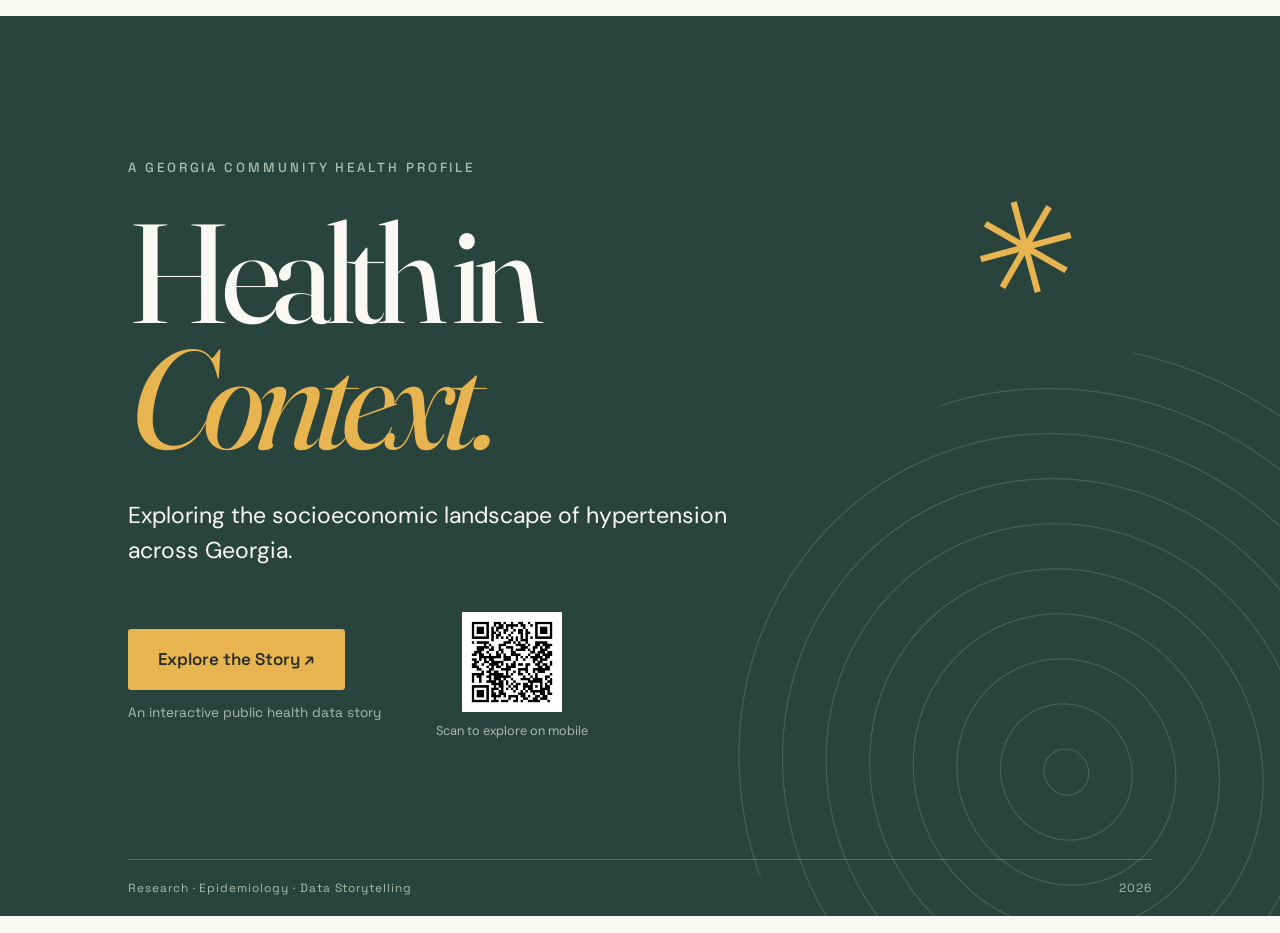
<file: docs/index.html>
<!DOCTYPE html>
<html xmlns="http://www.w3.org/1999/xhtml" lang="en" xml:lang="en"><head>

<meta charset="utf-8">
<meta name="generator" content="quarto-1.8.25">

<meta name="viewport" content="width=device-width, initial-scale=1.0, user-scalable=yes">


<title>Health in Context</title>
<style>
code{white-space: pre-wrap;}
span.smallcaps{font-variant: small-caps;}
div.columns{display: flex; gap: min(4vw, 1.5em);}
div.column{flex: auto; overflow-x: auto;}
div.hanging-indent{margin-left: 1.5em; text-indent: -1.5em;}
ul.task-list{list-style: none;}
ul.task-list li input[type="checkbox"] {
  width: 0.8em;
  margin: 0 0.8em 0.2em -1em; /* quarto-specific, see https://github.com/quarto-dev/quarto-cli/issues/4556 */ 
  vertical-align: middle;
}
</style>


<script src="site_libs/quarto-nav/quarto-nav.js"></script>
<script src="site_libs/clipboard/clipboard.min.js"></script>
<script src="site_libs/quarto-search/autocomplete.umd.js"></script>
<script src="site_libs/quarto-search/fuse.min.js"></script>
<script src="site_libs/quarto-search/quarto-search.js"></script>
<meta name="quarto:offset" content="./">
<script src="site_libs/quarto-html/quarto.js" type="module"></script>
<script src="site_libs/quarto-html/tabsets/tabsets.js" type="module"></script>
<script src="site_libs/quarto-html/axe/axe-check.js" type="module"></script>
<script src="site_libs/quarto-html/popper.min.js"></script>
<script src="site_libs/quarto-html/tippy.umd.min.js"></script>
<link href="site_libs/quarto-html/tippy.css" rel="stylesheet">
<link href="site_libs/quarto-html/quarto-syntax-highlighting-7b89279ff1a6dce999919e0e67d4d9ec.css" rel="stylesheet" id="quarto-text-highlighting-styles">
<script src="site_libs/bootstrap/bootstrap.min.js"></script>
<link href="site_libs/bootstrap/bootstrap-icons.css" rel="stylesheet">
<link href="site_libs/bootstrap/bootstrap-ff63373b1067ca6f91cf1456aa1f00a2.min.css" rel="stylesheet" append-hash="true" id="quarto-bootstrap" data-mode="light">
<script id="quarto-search-options" type="application/json">{
  "location": "sidebar",
  "copy-button": false,
  "collapse-after": 3,
  "panel-placement": "start",
  "type": "textbox",
  "limit": 50,
  "keyboard-shortcut": [
    "f",
    "/",
    "s"
  ],
  "show-item-context": false,
  "language": {
    "search-no-results-text": "No results",
    "search-matching-documents-text": "matching documents",
    "search-copy-link-title": "Copy link to search",
    "search-hide-matches-text": "Hide additional matches",
    "search-more-match-text": "more match in this document",
    "search-more-matches-text": "more matches in this document",
    "search-clear-button-title": "Clear",
    "search-text-placeholder": "",
    "search-detached-cancel-button-title": "Cancel",
    "search-submit-button-title": "Submit",
    "search-label": "Search"
  }
}</script>
<style>html{ scroll-behavior: smooth; }</style>


<link rel="stylesheet" href="styles.css">
</head>

<body class="fullcontent quarto-light">

<div id="quarto-search-results"></div>
<!-- content -->
<div id="quarto-content" class="quarto-container page-columns page-rows-contents page-layout-article">
<!-- sidebar -->
<!-- margin-sidebar -->
    
<!-- main -->
<main class="content" id="quarto-document-content"><header id="title-block-header" class="quarto-title-block"></header>




<main class="landing-page">

  <div class="geographic-art" aria-hidden="true"></div>

  <div class="landing-content">

    <p class="eyebrow">A Georgia Community Health Profile</p>

    <div class="decorative-star" aria-hidden="true">✳</div>

    <h1 class="landing-title">
      Health in
      <span>Context.</span>
    </h1>

    <p class="landing-subtitle">
      Exploring the socioeconomic landscape of hypertension
      across Georgia.
    </p>

    <div class="landing-actions">

      <div class="landing-enter">
        <a href="data-story.html" class="explore-button">
          Explore the Story ↗
        </a>

        <p class="landing-description">
          An interactive public health data story
        </p>
      </div>

           <div class="qr-container">
        <img src="assets/health-in-context-qr.png" alt="QR code linking to the Health in Context data story">
        <p>Scan to explore on mobile</p>
      </div>

    </div>

  </div>

  <footer class="landing-footer">
    <span>Research · Epidemiology · Data Storytelling</span>
    <span>2026</span>
  </footer>

</main>



</main> <!-- /main -->
<script id="quarto-html-after-body" type="application/javascript">
  window.document.addEventListener("DOMContentLoaded", function (event) {
    const isCodeAnnotation = (el) => {
      for (const clz of el.classList) {
        if (clz.startsWith('code-annotation-')) {                     
          return true;
        }
      }
      return false;
    }
    const onCopySuccess = function(e) {
      // button target
      const button = e.trigger;
      // don't keep focus
      button.blur();
      // flash "checked"
      button.classList.add('code-copy-button-checked');
      var currentTitle = button.getAttribute("title");
      button.setAttribute("title", "Copied!");
      let tooltip;
      if (window.bootstrap) {
        button.setAttribute("data-bs-toggle", "tooltip");
        button.setAttribute("data-bs-placement", "left");
        button.setAttribute("data-bs-title", "Copied!");
        tooltip = new bootstrap.Tooltip(button, 
          { trigger: "manual", 
            customClass: "code-copy-button-tooltip",
            offset: [0, -8]});
        tooltip.show();    
      }
      setTimeout(function() {
        if (tooltip) {
          tooltip.hide();
          button.removeAttribute("data-bs-title");
          button.removeAttribute("data-bs-toggle");
          button.removeAttribute("data-bs-placement");
        }
        button.setAttribute("title", currentTitle);
        button.classList.remove('code-copy-button-checked');
      }, 1000);
      // clear code selection
      e.clearSelection();
    }
    const getTextToCopy = function(trigger) {
      const outerScaffold = trigger.parentElement.cloneNode(true);
      const codeEl = outerScaffold.querySelector('code');
      for (const childEl of codeEl.children) {
        if (isCodeAnnotation(childEl)) {
          childEl.remove();
        }
      }
      return codeEl.innerText;
    }
    const clipboard = new window.ClipboardJS('.code-copy-button:not([data-in-quarto-modal])', {
      text: getTextToCopy
    });
    clipboard.on('success', onCopySuccess);
    if (window.document.getElementById('quarto-embedded-source-code-modal')) {
      const clipboardModal = new window.ClipboardJS('.code-copy-button[data-in-quarto-modal]', {
        text: getTextToCopy,
        container: window.document.getElementById('quarto-embedded-source-code-modal')
      });
      clipboardModal.on('success', onCopySuccess);
    }
      var localhostRegex = new RegExp(/^(?:http|https):\/\/localhost\:?[0-9]*\//);
      var mailtoRegex = new RegExp(/^mailto:/);
        var filterRegex = new RegExp('/' + window.location.host + '/');
      var isInternal = (href) => {
          return filterRegex.test(href) || localhostRegex.test(href) || mailtoRegex.test(href);
      }
      // Inspect non-navigation links and adorn them if external
     var links = window.document.querySelectorAll('a[href]:not(.nav-link):not(.navbar-brand):not(.toc-action):not(.sidebar-link):not(.sidebar-item-toggle):not(.pagination-link):not(.no-external):not([aria-hidden]):not(.dropdown-item):not(.quarto-navigation-tool):not(.about-link)');
      for (var i=0; i<links.length; i++) {
        const link = links[i];
        if (!isInternal(link.href)) {
          // undo the damage that might have been done by quarto-nav.js in the case of
          // links that we want to consider external
          if (link.dataset.originalHref !== undefined) {
            link.href = link.dataset.originalHref;
          }
        }
      }
    function tippyHover(el, contentFn, onTriggerFn, onUntriggerFn) {
      const config = {
        allowHTML: true,
        maxWidth: 500,
        delay: 100,
        arrow: false,
        appendTo: function(el) {
            return el.parentElement;
        },
        interactive: true,
        interactiveBorder: 10,
        theme: 'quarto',
        placement: 'bottom-start',
      };
      if (contentFn) {
        config.content = contentFn;
      }
      if (onTriggerFn) {
        config.onTrigger = onTriggerFn;
      }
      if (onUntriggerFn) {
        config.onUntrigger = onUntriggerFn;
      }
      window.tippy(el, config); 
    }
    const noterefs = window.document.querySelectorAll('a[role="doc-noteref"]');
    for (var i=0; i<noterefs.length; i++) {
      const ref = noterefs[i];
      tippyHover(ref, function() {
        // use id or data attribute instead here
        let href = ref.getAttribute('data-footnote-href') || ref.getAttribute('href');
        try { href = new URL(href).hash; } catch {}
        const id = href.replace(/^#\/?/, "");
        const note = window.document.getElementById(id);
        if (note) {
          return note.innerHTML;
        } else {
          return "";
        }
      });
    }
    const xrefs = window.document.querySelectorAll('a.quarto-xref');
    const processXRef = (id, note) => {
      // Strip column container classes
      const stripColumnClz = (el) => {
        el.classList.remove("page-full", "page-columns");
        if (el.children) {
          for (const child of el.children) {
            stripColumnClz(child);
          }
        }
      }
      stripColumnClz(note)
      if (id === null || id.startsWith('sec-')) {
        // Special case sections, only their first couple elements
        const container = document.createElement("div");
        if (note.children && note.children.length > 2) {
          container.appendChild(note.children[0].cloneNode(true));
          for (let i = 1; i < note.children.length; i++) {
            const child = note.children[i];
            if (child.tagName === "P" && child.innerText === "") {
              continue;
            } else {
              container.appendChild(child.cloneNode(true));
              break;
            }
          }
          if (window.Quarto?.typesetMath) {
            window.Quarto.typesetMath(container);
          }
          return container.innerHTML
        } else {
          if (window.Quarto?.typesetMath) {
            window.Quarto.typesetMath(note);
          }
          return note.innerHTML;
        }
      } else {
        // Remove any anchor links if they are present
        const anchorLink = note.querySelector('a.anchorjs-link');
        if (anchorLink) {
          anchorLink.remove();
        }
        if (window.Quarto?.typesetMath) {
          window.Quarto.typesetMath(note);
        }
        if (note.classList.contains("callout")) {
          return note.outerHTML;
        } else {
          return note.innerHTML;
        }
      }
    }
    for (var i=0; i<xrefs.length; i++) {
      const xref = xrefs[i];
      tippyHover(xref, undefined, function(instance) {
        instance.disable();
        let url = xref.getAttribute('href');
        let hash = undefined; 
        if (url.startsWith('#')) {
          hash = url;
        } else {
          try { hash = new URL(url).hash; } catch {}
        }
        if (hash) {
          const id = hash.replace(/^#\/?/, "");
          const note = window.document.getElementById(id);
          if (note !== null) {
            try {
              const html = processXRef(id, note.cloneNode(true));
              instance.setContent(html);
            } finally {
              instance.enable();
              instance.show();
            }
          } else {
            // See if we can fetch this
            fetch(url.split('#')[0])
            .then(res => res.text())
            .then(html => {
              const parser = new DOMParser();
              const htmlDoc = parser.parseFromString(html, "text/html");
              const note = htmlDoc.getElementById(id);
              if (note !== null) {
                const html = processXRef(id, note);
                instance.setContent(html);
              } 
            }).finally(() => {
              instance.enable();
              instance.show();
            });
          }
        } else {
          // See if we can fetch a full url (with no hash to target)
          // This is a special case and we should probably do some content thinning / targeting
          fetch(url)
          .then(res => res.text())
          .then(html => {
            const parser = new DOMParser();
            const htmlDoc = parser.parseFromString(html, "text/html");
            const note = htmlDoc.querySelector('main.content');
            if (note !== null) {
              // This should only happen for chapter cross references
              // (since there is no id in the URL)
              // remove the first header
              if (note.children.length > 0 && note.children[0].tagName === "HEADER") {
                note.children[0].remove();
              }
              const html = processXRef(null, note);
              instance.setContent(html);
            } 
          }).finally(() => {
            instance.enable();
            instance.show();
          });
        }
      }, function(instance) {
      });
    }
        let selectedAnnoteEl;
        const selectorForAnnotation = ( cell, annotation) => {
          let cellAttr = 'data-code-cell="' + cell + '"';
          let lineAttr = 'data-code-annotation="' +  annotation + '"';
          const selector = 'span[' + cellAttr + '][' + lineAttr + ']';
          return selector;
        }
        const selectCodeLines = (annoteEl) => {
          const doc = window.document;
          const targetCell = annoteEl.getAttribute("data-target-cell");
          const targetAnnotation = annoteEl.getAttribute("data-target-annotation");
          const annoteSpan = window.document.querySelector(selectorForAnnotation(targetCell, targetAnnotation));
          const lines = annoteSpan.getAttribute("data-code-lines").split(",");
          const lineIds = lines.map((line) => {
            return targetCell + "-" + line;
          })
          let top = null;
          let height = null;
          let parent = null;
          if (lineIds.length > 0) {
              //compute the position of the single el (top and bottom and make a div)
              const el = window.document.getElementById(lineIds[0]);
              top = el.offsetTop;
              height = el.offsetHeight;
              parent = el.parentElement.parentElement;
            if (lineIds.length > 1) {
              const lastEl = window.document.getElementById(lineIds[lineIds.length - 1]);
              const bottom = lastEl.offsetTop + lastEl.offsetHeight;
              height = bottom - top;
            }
            if (top !== null && height !== null && parent !== null) {
              // cook up a div (if necessary) and position it 
              let div = window.document.getElementById("code-annotation-line-highlight");
              if (div === null) {
                div = window.document.createElement("div");
                div.setAttribute("id", "code-annotation-line-highlight");
                div.style.position = 'absolute';
                parent.appendChild(div);
              }
              div.style.top = top - 2 + "px";
              div.style.height = height + 4 + "px";
              div.style.left = 0;
              let gutterDiv = window.document.getElementById("code-annotation-line-highlight-gutter");
              if (gutterDiv === null) {
                gutterDiv = window.document.createElement("div");
                gutterDiv.setAttribute("id", "code-annotation-line-highlight-gutter");
                gutterDiv.style.position = 'absolute';
                const codeCell = window.document.getElementById(targetCell);
                const gutter = codeCell.querySelector('.code-annotation-gutter');
                gutter.appendChild(gutterDiv);
              }
              gutterDiv.style.top = top - 2 + "px";
              gutterDiv.style.height = height + 4 + "px";
            }
            selectedAnnoteEl = annoteEl;
          }
        };
        const unselectCodeLines = () => {
          const elementsIds = ["code-annotation-line-highlight", "code-annotation-line-highlight-gutter"];
          elementsIds.forEach((elId) => {
            const div = window.document.getElementById(elId);
            if (div) {
              div.remove();
            }
          });
          selectedAnnoteEl = undefined;
        };
          // Handle positioning of the toggle
      window.addEventListener(
        "resize",
        throttle(() => {
          elRect = undefined;
          if (selectedAnnoteEl) {
            selectCodeLines(selectedAnnoteEl);
          }
        }, 10)
      );
      function throttle(fn, ms) {
      let throttle = false;
      let timer;
        return (...args) => {
          if(!throttle) { // first call gets through
              fn.apply(this, args);
              throttle = true;
          } else { // all the others get throttled
              if(timer) clearTimeout(timer); // cancel #2
              timer = setTimeout(() => {
                fn.apply(this, args);
                timer = throttle = false;
              }, ms);
          }
        };
      }
        // Attach click handler to the DT
        const annoteDls = window.document.querySelectorAll('dt[data-target-cell]');
        for (const annoteDlNode of annoteDls) {
          annoteDlNode.addEventListener('click', (event) => {
            const clickedEl = event.target;
            if (clickedEl !== selectedAnnoteEl) {
              unselectCodeLines();
              const activeEl = window.document.querySelector('dt[data-target-cell].code-annotation-active');
              if (activeEl) {
                activeEl.classList.remove('code-annotation-active');
              }
              selectCodeLines(clickedEl);
              clickedEl.classList.add('code-annotation-active');
            } else {
              // Unselect the line
              unselectCodeLines();
              clickedEl.classList.remove('code-annotation-active');
            }
          });
        }
    const findCites = (el) => {
      const parentEl = el.parentElement;
      if (parentEl) {
        const cites = parentEl.dataset.cites;
        if (cites) {
          return {
            el,
            cites: cites.split(' ')
          };
        } else {
          return findCites(el.parentElement)
        }
      } else {
        return undefined;
      }
    };
    var bibliorefs = window.document.querySelectorAll('a[role="doc-biblioref"]');
    for (var i=0; i<bibliorefs.length; i++) {
      const ref = bibliorefs[i];
      const citeInfo = findCites(ref);
      if (citeInfo) {
        tippyHover(citeInfo.el, function() {
          var popup = window.document.createElement('div');
          citeInfo.cites.forEach(function(cite) {
            var citeDiv = window.document.createElement('div');
            citeDiv.classList.add('hanging-indent');
            citeDiv.classList.add('csl-entry');
            var biblioDiv = window.document.getElementById('ref-' + cite);
            if (biblioDiv) {
              citeDiv.innerHTML = biblioDiv.innerHTML;
            }
            popup.appendChild(citeDiv);
          });
          return popup.innerHTML;
        });
      }
    }
  });
  </script>
</div> <!-- /content -->




<script src="site_libs/quarto-html/zenscroll-min.js"></script>
</body></html>
</file>
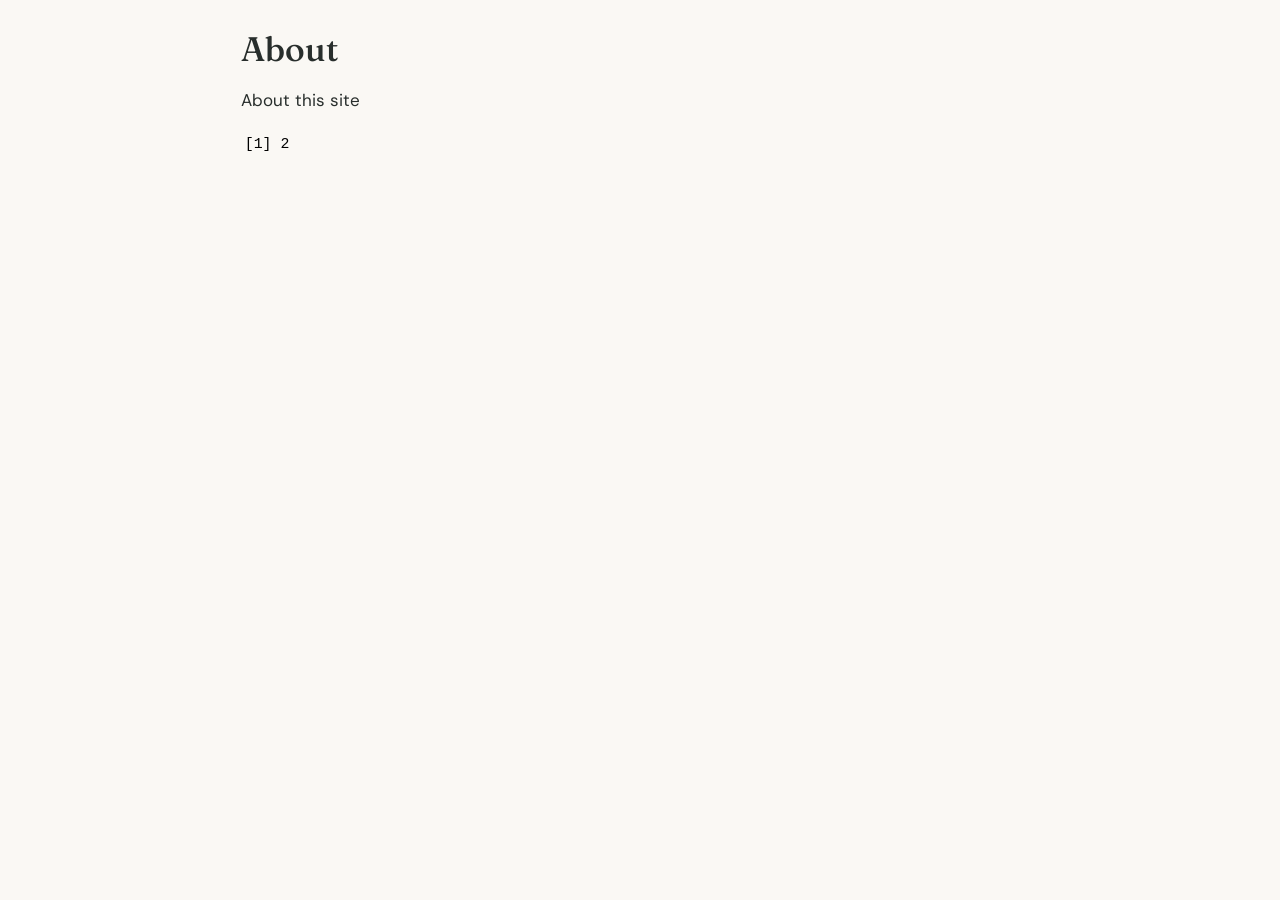
<file: docs/about.html>
<!DOCTYPE html>
<html xmlns="http://www.w3.org/1999/xhtml" lang="en" xml:lang="en"><head>

<meta charset="utf-8">
<meta name="generator" content="quarto-1.8.25">

<meta name="viewport" content="width=device-width, initial-scale=1.0, user-scalable=yes">


<title>About – Health in Context</title>
<style>
code{white-space: pre-wrap;}
span.smallcaps{font-variant: small-caps;}
div.columns{display: flex; gap: min(4vw, 1.5em);}
div.column{flex: auto; overflow-x: auto;}
div.hanging-indent{margin-left: 1.5em; text-indent: -1.5em;}
ul.task-list{list-style: none;}
ul.task-list li input[type="checkbox"] {
  width: 0.8em;
  margin: 0 0.8em 0.2em -1em; /* quarto-specific, see https://github.com/quarto-dev/quarto-cli/issues/4556 */ 
  vertical-align: middle;
}
</style>


<script src="site_libs/quarto-nav/quarto-nav.js"></script>
<script src="site_libs/clipboard/clipboard.min.js"></script>
<script src="site_libs/quarto-search/autocomplete.umd.js"></script>
<script src="site_libs/quarto-search/fuse.min.js"></script>
<script src="site_libs/quarto-search/quarto-search.js"></script>
<meta name="quarto:offset" content="./">
<script src="site_libs/quarto-html/quarto.js" type="module"></script>
<script src="site_libs/quarto-html/tabsets/tabsets.js" type="module"></script>
<script src="site_libs/quarto-html/axe/axe-check.js" type="module"></script>
<script src="site_libs/quarto-html/popper.min.js"></script>
<script src="site_libs/quarto-html/tippy.umd.min.js"></script>
<link href="site_libs/quarto-html/tippy.css" rel="stylesheet">
<link href="site_libs/quarto-html/quarto-syntax-highlighting-7b89279ff1a6dce999919e0e67d4d9ec.css" rel="stylesheet" id="quarto-text-highlighting-styles">
<script src="site_libs/bootstrap/bootstrap.min.js"></script>
<link href="site_libs/bootstrap/bootstrap-icons.css" rel="stylesheet">
<link href="site_libs/bootstrap/bootstrap-ff63373b1067ca6f91cf1456aa1f00a2.min.css" rel="stylesheet" append-hash="true" id="quarto-bootstrap" data-mode="light">
<script id="quarto-search-options" type="application/json">{
  "location": "sidebar",
  "copy-button": false,
  "collapse-after": 3,
  "panel-placement": "start",
  "type": "textbox",
  "limit": 50,
  "keyboard-shortcut": [
    "f",
    "/",
    "s"
  ],
  "show-item-context": false,
  "language": {
    "search-no-results-text": "No results",
    "search-matching-documents-text": "matching documents",
    "search-copy-link-title": "Copy link to search",
    "search-hide-matches-text": "Hide additional matches",
    "search-more-match-text": "more match in this document",
    "search-more-matches-text": "more matches in this document",
    "search-clear-button-title": "Clear",
    "search-text-placeholder": "",
    "search-detached-cancel-button-title": "Cancel",
    "search-submit-button-title": "Submit",
    "search-label": "Search"
  }
}</script>
<style>html{ scroll-behavior: smooth; }</style>


<link rel="stylesheet" href="styles.css">
</head>

<body class="fullcontent quarto-light">

<div id="quarto-search-results"></div>
<!-- content -->
<div id="quarto-content" class="quarto-container page-columns page-rows-contents page-layout-article">
<!-- sidebar -->
<!-- margin-sidebar -->
    
<!-- main -->
<main class="content" id="quarto-document-content">

<header id="title-block-header" class="quarto-title-block default">
<div class="quarto-title">
<h1 class="title">About</h1>
</div>



<div class="quarto-title-meta">

    
  
    
  </div>
  


</header>


<p>About this site</p>
<div class="cell">
<div class="cell-output cell-output-stdout">
<pre><code>[1] 2</code></pre>
</div>
</div>



</main> <!-- /main -->
<script id="quarto-html-after-body" type="application/javascript">
  window.document.addEventListener("DOMContentLoaded", function (event) {
    const isCodeAnnotation = (el) => {
      for (const clz of el.classList) {
        if (clz.startsWith('code-annotation-')) {                     
          return true;
        }
      }
      return false;
    }
    const onCopySuccess = function(e) {
      // button target
      const button = e.trigger;
      // don't keep focus
      button.blur();
      // flash "checked"
      button.classList.add('code-copy-button-checked');
      var currentTitle = button.getAttribute("title");
      button.setAttribute("title", "Copied!");
      let tooltip;
      if (window.bootstrap) {
        button.setAttribute("data-bs-toggle", "tooltip");
        button.setAttribute("data-bs-placement", "left");
        button.setAttribute("data-bs-title", "Copied!");
        tooltip = new bootstrap.Tooltip(button, 
          { trigger: "manual", 
            customClass: "code-copy-button-tooltip",
            offset: [0, -8]});
        tooltip.show();    
      }
      setTimeout(function() {
        if (tooltip) {
          tooltip.hide();
          button.removeAttribute("data-bs-title");
          button.removeAttribute("data-bs-toggle");
          button.removeAttribute("data-bs-placement");
        }
        button.setAttribute("title", currentTitle);
        button.classList.remove('code-copy-button-checked');
      }, 1000);
      // clear code selection
      e.clearSelection();
    }
    const getTextToCopy = function(trigger) {
      const outerScaffold = trigger.parentElement.cloneNode(true);
      const codeEl = outerScaffold.querySelector('code');
      for (const childEl of codeEl.children) {
        if (isCodeAnnotation(childEl)) {
          childEl.remove();
        }
      }
      return codeEl.innerText;
    }
    const clipboard = new window.ClipboardJS('.code-copy-button:not([data-in-quarto-modal])', {
      text: getTextToCopy
    });
    clipboard.on('success', onCopySuccess);
    if (window.document.getElementById('quarto-embedded-source-code-modal')) {
      const clipboardModal = new window.ClipboardJS('.code-copy-button[data-in-quarto-modal]', {
        text: getTextToCopy,
        container: window.document.getElementById('quarto-embedded-source-code-modal')
      });
      clipboardModal.on('success', onCopySuccess);
    }
      var localhostRegex = new RegExp(/^(?:http|https):\/\/localhost\:?[0-9]*\//);
      var mailtoRegex = new RegExp(/^mailto:/);
        var filterRegex = new RegExp('/' + window.location.host + '/');
      var isInternal = (href) => {
          return filterRegex.test(href) || localhostRegex.test(href) || mailtoRegex.test(href);
      }
      // Inspect non-navigation links and adorn them if external
     var links = window.document.querySelectorAll('a[href]:not(.nav-link):not(.navbar-brand):not(.toc-action):not(.sidebar-link):not(.sidebar-item-toggle):not(.pagination-link):not(.no-external):not([aria-hidden]):not(.dropdown-item):not(.quarto-navigation-tool):not(.about-link)');
      for (var i=0; i<links.length; i++) {
        const link = links[i];
        if (!isInternal(link.href)) {
          // undo the damage that might have been done by quarto-nav.js in the case of
          // links that we want to consider external
          if (link.dataset.originalHref !== undefined) {
            link.href = link.dataset.originalHref;
          }
        }
      }
    function tippyHover(el, contentFn, onTriggerFn, onUntriggerFn) {
      const config = {
        allowHTML: true,
        maxWidth: 500,
        delay: 100,
        arrow: false,
        appendTo: function(el) {
            return el.parentElement;
        },
        interactive: true,
        interactiveBorder: 10,
        theme: 'quarto',
        placement: 'bottom-start',
      };
      if (contentFn) {
        config.content = contentFn;
      }
      if (onTriggerFn) {
        config.onTrigger = onTriggerFn;
      }
      if (onUntriggerFn) {
        config.onUntrigger = onUntriggerFn;
      }
      window.tippy(el, config); 
    }
    const noterefs = window.document.querySelectorAll('a[role="doc-noteref"]');
    for (var i=0; i<noterefs.length; i++) {
      const ref = noterefs[i];
      tippyHover(ref, function() {
        // use id or data attribute instead here
        let href = ref.getAttribute('data-footnote-href') || ref.getAttribute('href');
        try { href = new URL(href).hash; } catch {}
        const id = href.replace(/^#\/?/, "");
        const note = window.document.getElementById(id);
        if (note) {
          return note.innerHTML;
        } else {
          return "";
        }
      });
    }
    const xrefs = window.document.querySelectorAll('a.quarto-xref');
    const processXRef = (id, note) => {
      // Strip column container classes
      const stripColumnClz = (el) => {
        el.classList.remove("page-full", "page-columns");
        if (el.children) {
          for (const child of el.children) {
            stripColumnClz(child);
          }
        }
      }
      stripColumnClz(note)
      if (id === null || id.startsWith('sec-')) {
        // Special case sections, only their first couple elements
        const container = document.createElement("div");
        if (note.children && note.children.length > 2) {
          container.appendChild(note.children[0].cloneNode(true));
          for (let i = 1; i < note.children.length; i++) {
            const child = note.children[i];
            if (child.tagName === "P" && child.innerText === "") {
              continue;
            } else {
              container.appendChild(child.cloneNode(true));
              break;
            }
          }
          if (window.Quarto?.typesetMath) {
            window.Quarto.typesetMath(container);
          }
          return container.innerHTML
        } else {
          if (window.Quarto?.typesetMath) {
            window.Quarto.typesetMath(note);
          }
          return note.innerHTML;
        }
      } else {
        // Remove any anchor links if they are present
        const anchorLink = note.querySelector('a.anchorjs-link');
        if (anchorLink) {
          anchorLink.remove();
        }
        if (window.Quarto?.typesetMath) {
          window.Quarto.typesetMath(note);
        }
        if (note.classList.contains("callout")) {
          return note.outerHTML;
        } else {
          return note.innerHTML;
        }
      }
    }
    for (var i=0; i<xrefs.length; i++) {
      const xref = xrefs[i];
      tippyHover(xref, undefined, function(instance) {
        instance.disable();
        let url = xref.getAttribute('href');
        let hash = undefined; 
        if (url.startsWith('#')) {
          hash = url;
        } else {
          try { hash = new URL(url).hash; } catch {}
        }
        if (hash) {
          const id = hash.replace(/^#\/?/, "");
          const note = window.document.getElementById(id);
          if (note !== null) {
            try {
              const html = processXRef(id, note.cloneNode(true));
              instance.setContent(html);
            } finally {
              instance.enable();
              instance.show();
            }
          } else {
            // See if we can fetch this
            fetch(url.split('#')[0])
            .then(res => res.text())
            .then(html => {
              const parser = new DOMParser();
              const htmlDoc = parser.parseFromString(html, "text/html");
              const note = htmlDoc.getElementById(id);
              if (note !== null) {
                const html = processXRef(id, note);
                instance.setContent(html);
              } 
            }).finally(() => {
              instance.enable();
              instance.show();
            });
          }
        } else {
          // See if we can fetch a full url (with no hash to target)
          // This is a special case and we should probably do some content thinning / targeting
          fetch(url)
          .then(res => res.text())
          .then(html => {
            const parser = new DOMParser();
            const htmlDoc = parser.parseFromString(html, "text/html");
            const note = htmlDoc.querySelector('main.content');
            if (note !== null) {
              // This should only happen for chapter cross references
              // (since there is no id in the URL)
              // remove the first header
              if (note.children.length > 0 && note.children[0].tagName === "HEADER") {
                note.children[0].remove();
              }
              const html = processXRef(null, note);
              instance.setContent(html);
            } 
          }).finally(() => {
            instance.enable();
            instance.show();
          });
        }
      }, function(instance) {
      });
    }
        let selectedAnnoteEl;
        const selectorForAnnotation = ( cell, annotation) => {
          let cellAttr = 'data-code-cell="' + cell + '"';
          let lineAttr = 'data-code-annotation="' +  annotation + '"';
          const selector = 'span[' + cellAttr + '][' + lineAttr + ']';
          return selector;
        }
        const selectCodeLines = (annoteEl) => {
          const doc = window.document;
          const targetCell = annoteEl.getAttribute("data-target-cell");
          const targetAnnotation = annoteEl.getAttribute("data-target-annotation");
          const annoteSpan = window.document.querySelector(selectorForAnnotation(targetCell, targetAnnotation));
          const lines = annoteSpan.getAttribute("data-code-lines").split(",");
          const lineIds = lines.map((line) => {
            return targetCell + "-" + line;
          })
          let top = null;
          let height = null;
          let parent = null;
          if (lineIds.length > 0) {
              //compute the position of the single el (top and bottom and make a div)
              const el = window.document.getElementById(lineIds[0]);
              top = el.offsetTop;
              height = el.offsetHeight;
              parent = el.parentElement.parentElement;
            if (lineIds.length > 1) {
              const lastEl = window.document.getElementById(lineIds[lineIds.length - 1]);
              const bottom = lastEl.offsetTop + lastEl.offsetHeight;
              height = bottom - top;
            }
            if (top !== null && height !== null && parent !== null) {
              // cook up a div (if necessary) and position it 
              let div = window.document.getElementById("code-annotation-line-highlight");
              if (div === null) {
                div = window.document.createElement("div");
                div.setAttribute("id", "code-annotation-line-highlight");
                div.style.position = 'absolute';
                parent.appendChild(div);
              }
              div.style.top = top - 2 + "px";
              div.style.height = height + 4 + "px";
              div.style.left = 0;
              let gutterDiv = window.document.getElementById("code-annotation-line-highlight-gutter");
              if (gutterDiv === null) {
                gutterDiv = window.document.createElement("div");
                gutterDiv.setAttribute("id", "code-annotation-line-highlight-gutter");
                gutterDiv.style.position = 'absolute';
                const codeCell = window.document.getElementById(targetCell);
                const gutter = codeCell.querySelector('.code-annotation-gutter');
                gutter.appendChild(gutterDiv);
              }
              gutterDiv.style.top = top - 2 + "px";
              gutterDiv.style.height = height + 4 + "px";
            }
            selectedAnnoteEl = annoteEl;
          }
        };
        const unselectCodeLines = () => {
          const elementsIds = ["code-annotation-line-highlight", "code-annotation-line-highlight-gutter"];
          elementsIds.forEach((elId) => {
            const div = window.document.getElementById(elId);
            if (div) {
              div.remove();
            }
          });
          selectedAnnoteEl = undefined;
        };
          // Handle positioning of the toggle
      window.addEventListener(
        "resize",
        throttle(() => {
          elRect = undefined;
          if (selectedAnnoteEl) {
            selectCodeLines(selectedAnnoteEl);
          }
        }, 10)
      );
      function throttle(fn, ms) {
      let throttle = false;
      let timer;
        return (...args) => {
          if(!throttle) { // first call gets through
              fn.apply(this, args);
              throttle = true;
          } else { // all the others get throttled
              if(timer) clearTimeout(timer); // cancel #2
              timer = setTimeout(() => {
                fn.apply(this, args);
                timer = throttle = false;
              }, ms);
          }
        };
      }
        // Attach click handler to the DT
        const annoteDls = window.document.querySelectorAll('dt[data-target-cell]');
        for (const annoteDlNode of annoteDls) {
          annoteDlNode.addEventListener('click', (event) => {
            const clickedEl = event.target;
            if (clickedEl !== selectedAnnoteEl) {
              unselectCodeLines();
              const activeEl = window.document.querySelector('dt[data-target-cell].code-annotation-active');
              if (activeEl) {
                activeEl.classList.remove('code-annotation-active');
              }
              selectCodeLines(clickedEl);
              clickedEl.classList.add('code-annotation-active');
            } else {
              // Unselect the line
              unselectCodeLines();
              clickedEl.classList.remove('code-annotation-active');
            }
          });
        }
    const findCites = (el) => {
      const parentEl = el.parentElement;
      if (parentEl) {
        const cites = parentEl.dataset.cites;
        if (cites) {
          return {
            el,
            cites: cites.split(' ')
          };
        } else {
          return findCites(el.parentElement)
        }
      } else {
        return undefined;
      }
    };
    var bibliorefs = window.document.querySelectorAll('a[role="doc-biblioref"]');
    for (var i=0; i<bibliorefs.length; i++) {
      const ref = bibliorefs[i];
      const citeInfo = findCites(ref);
      if (citeInfo) {
        tippyHover(citeInfo.el, function() {
          var popup = window.document.createElement('div');
          citeInfo.cites.forEach(function(cite) {
            var citeDiv = window.document.createElement('div');
            citeDiv.classList.add('hanging-indent');
            citeDiv.classList.add('csl-entry');
            var biblioDiv = window.document.getElementById('ref-' + cite);
            if (biblioDiv) {
              citeDiv.innerHTML = biblioDiv.innerHTML;
            }
            popup.appendChild(citeDiv);
          });
          return popup.innerHTML;
        });
      }
    }
  });
  </script>
</div> <!-- /content -->




<script src="site_libs/quarto-html/zenscroll-min.js"></script>
</body></html>
</file>
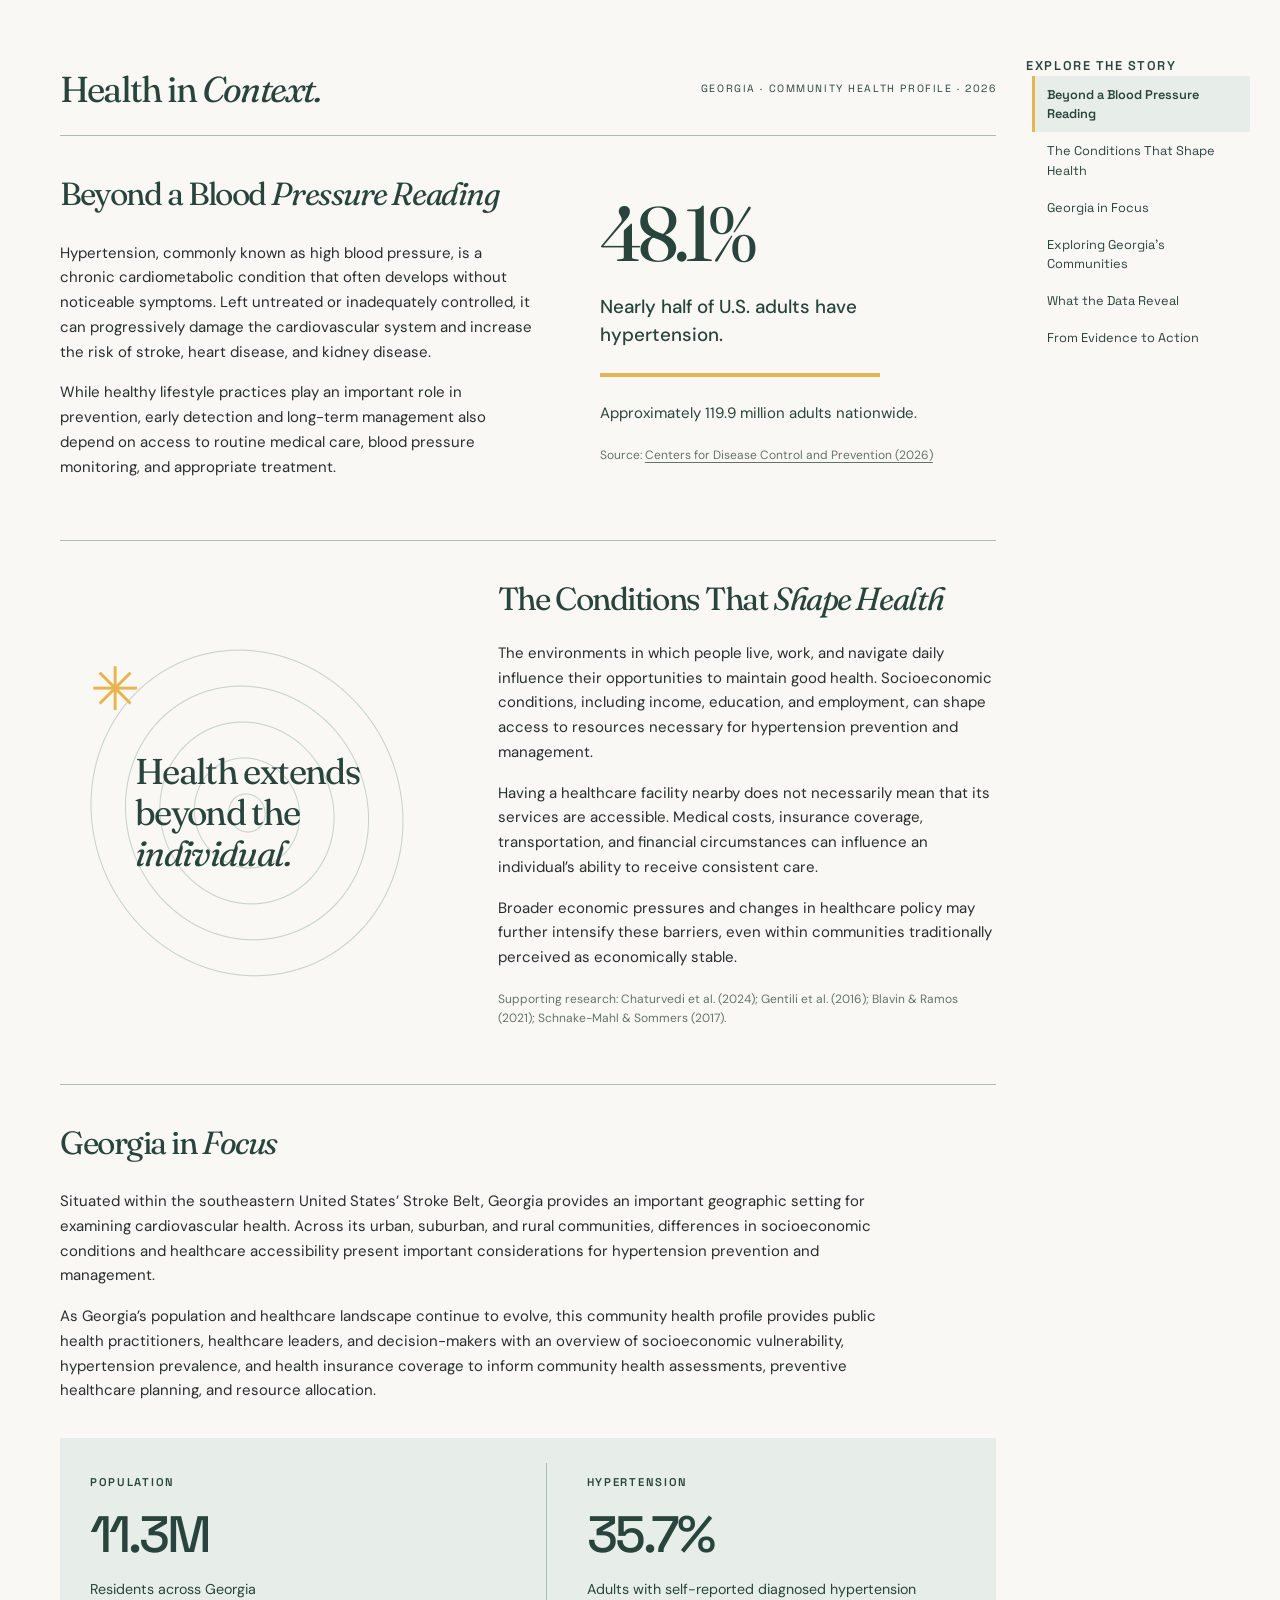
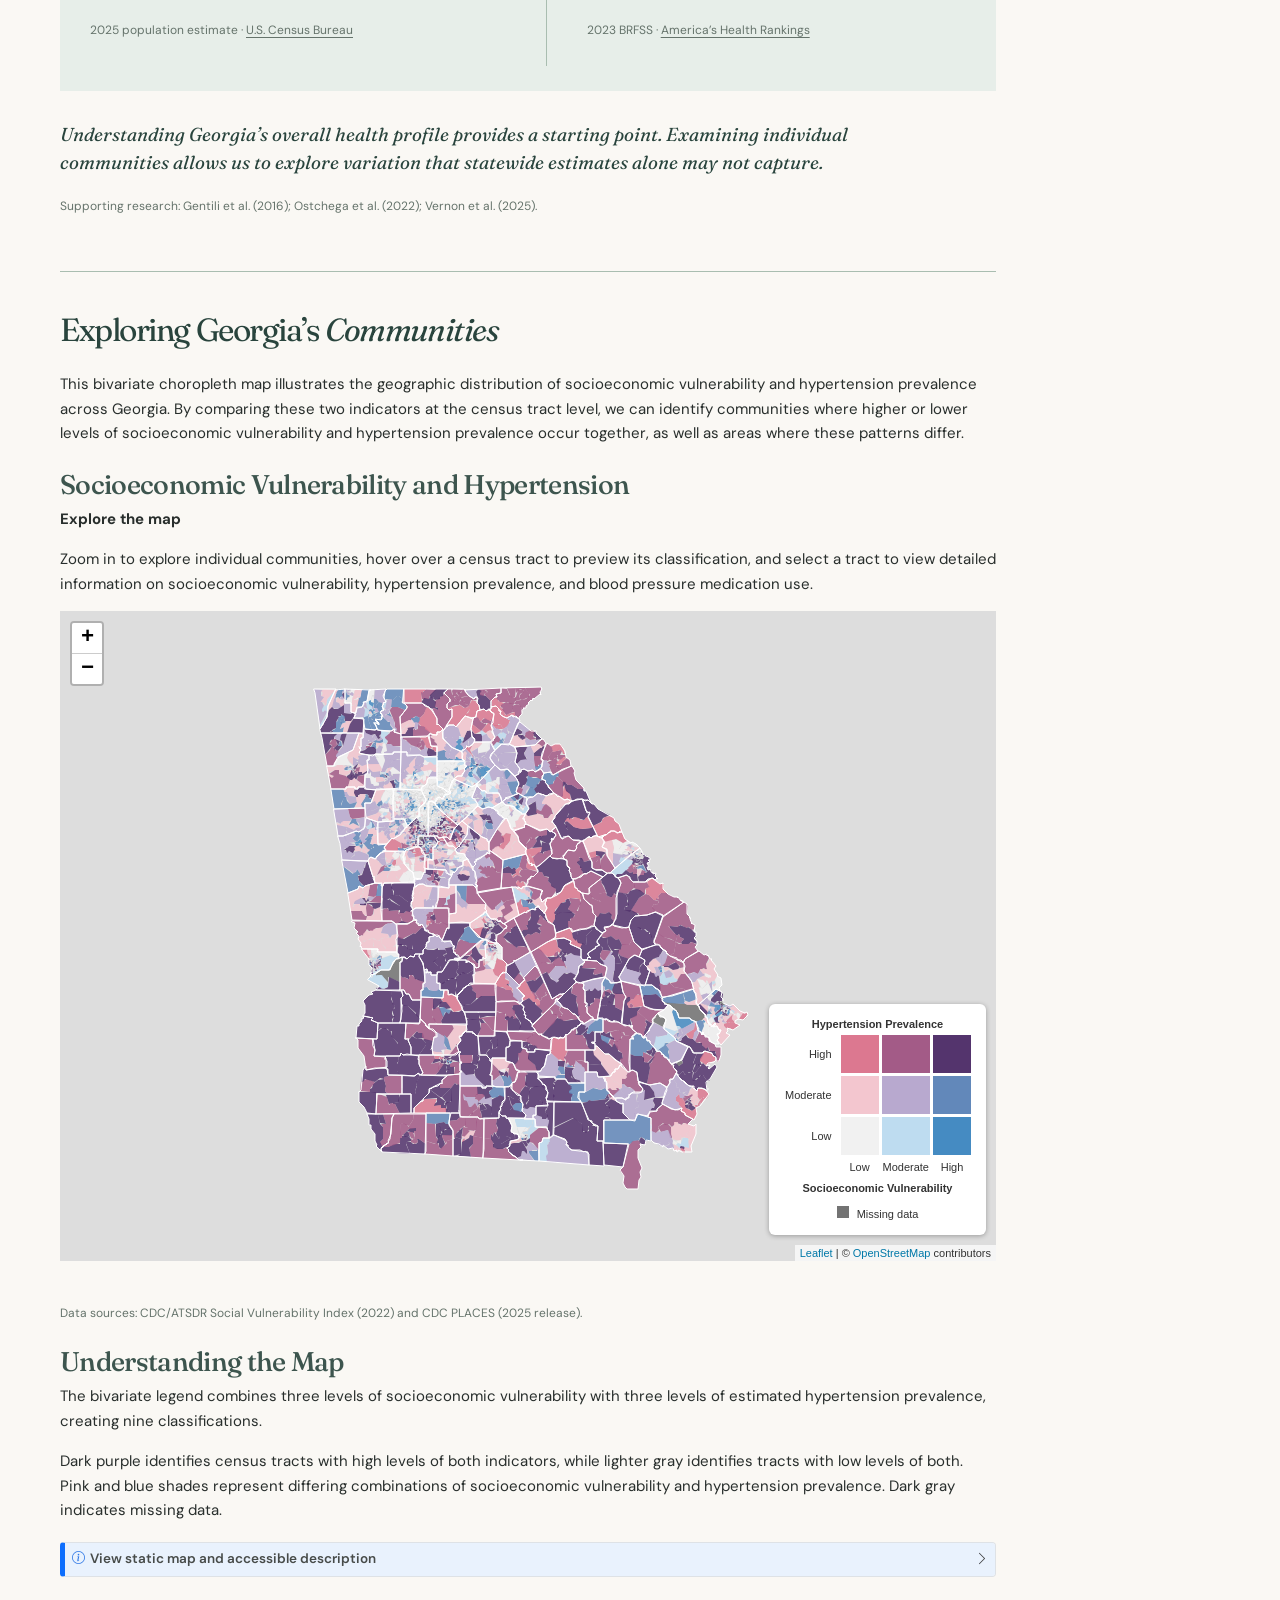
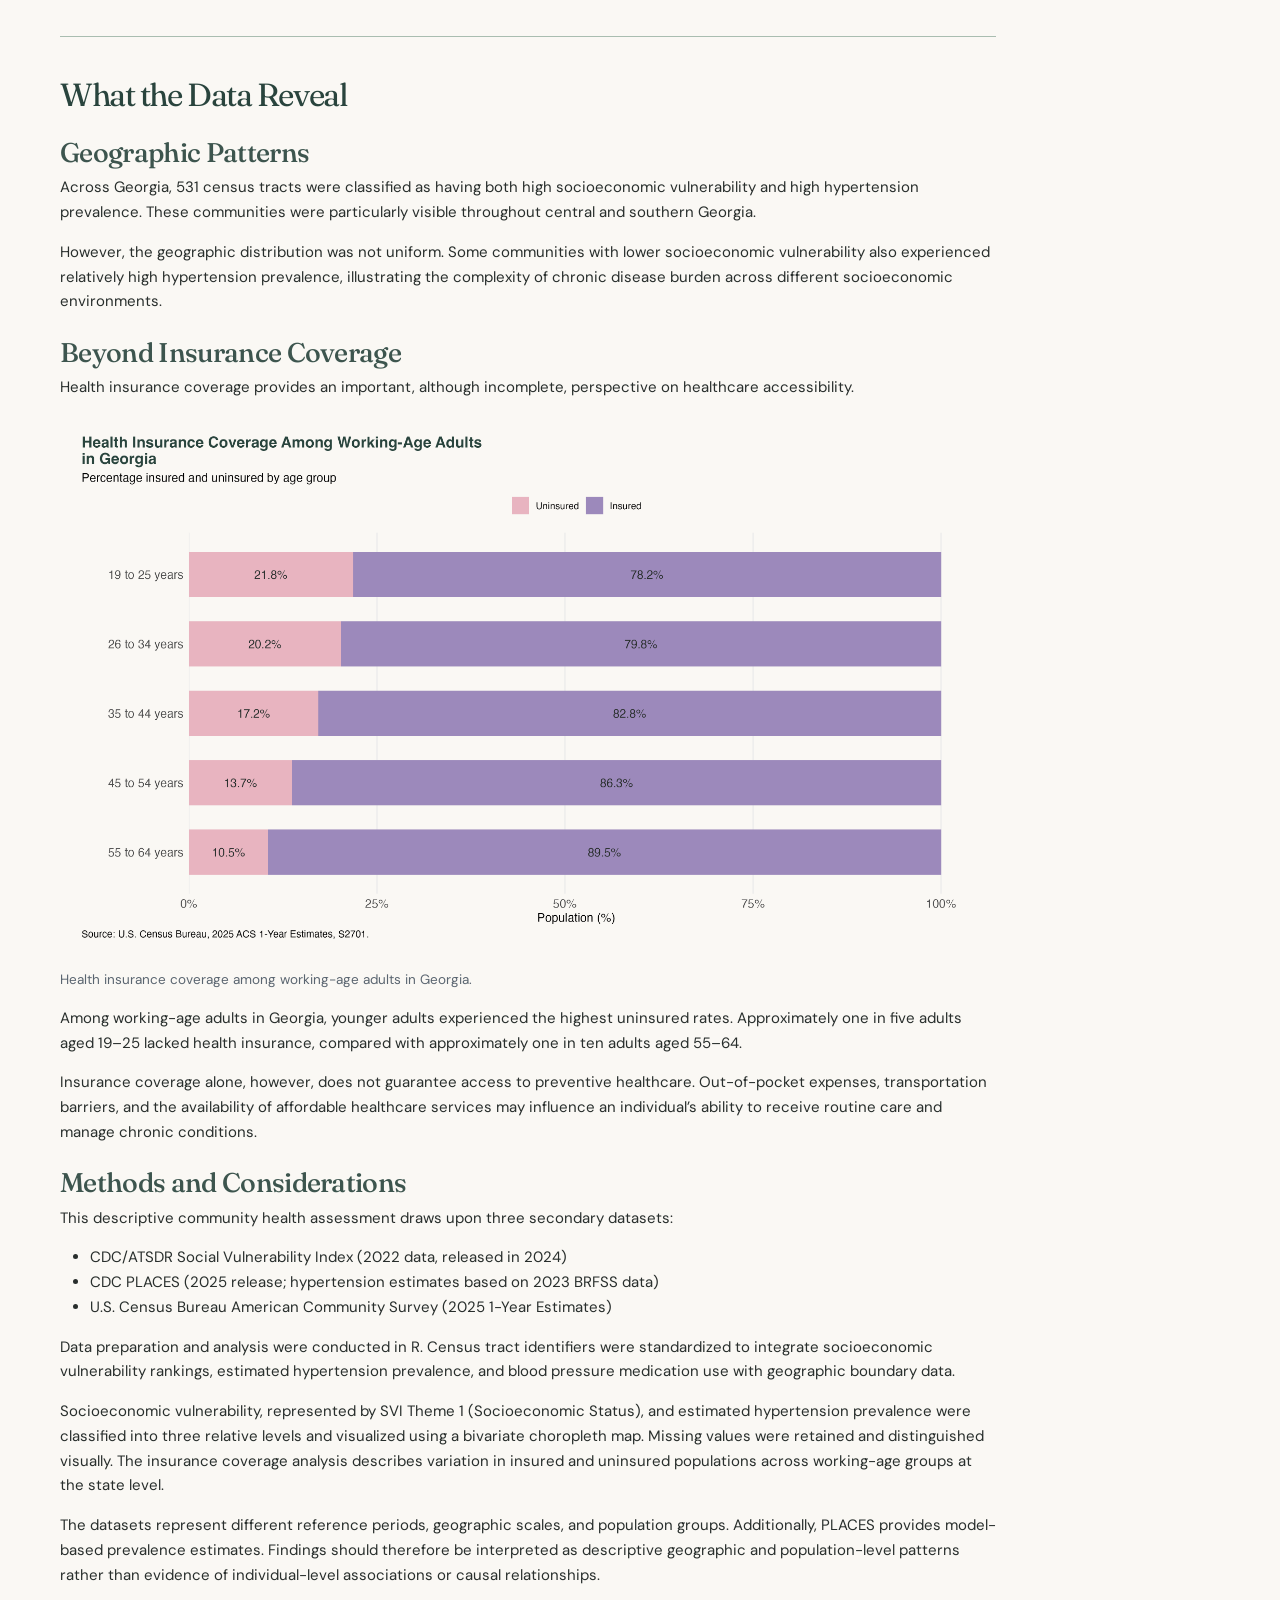
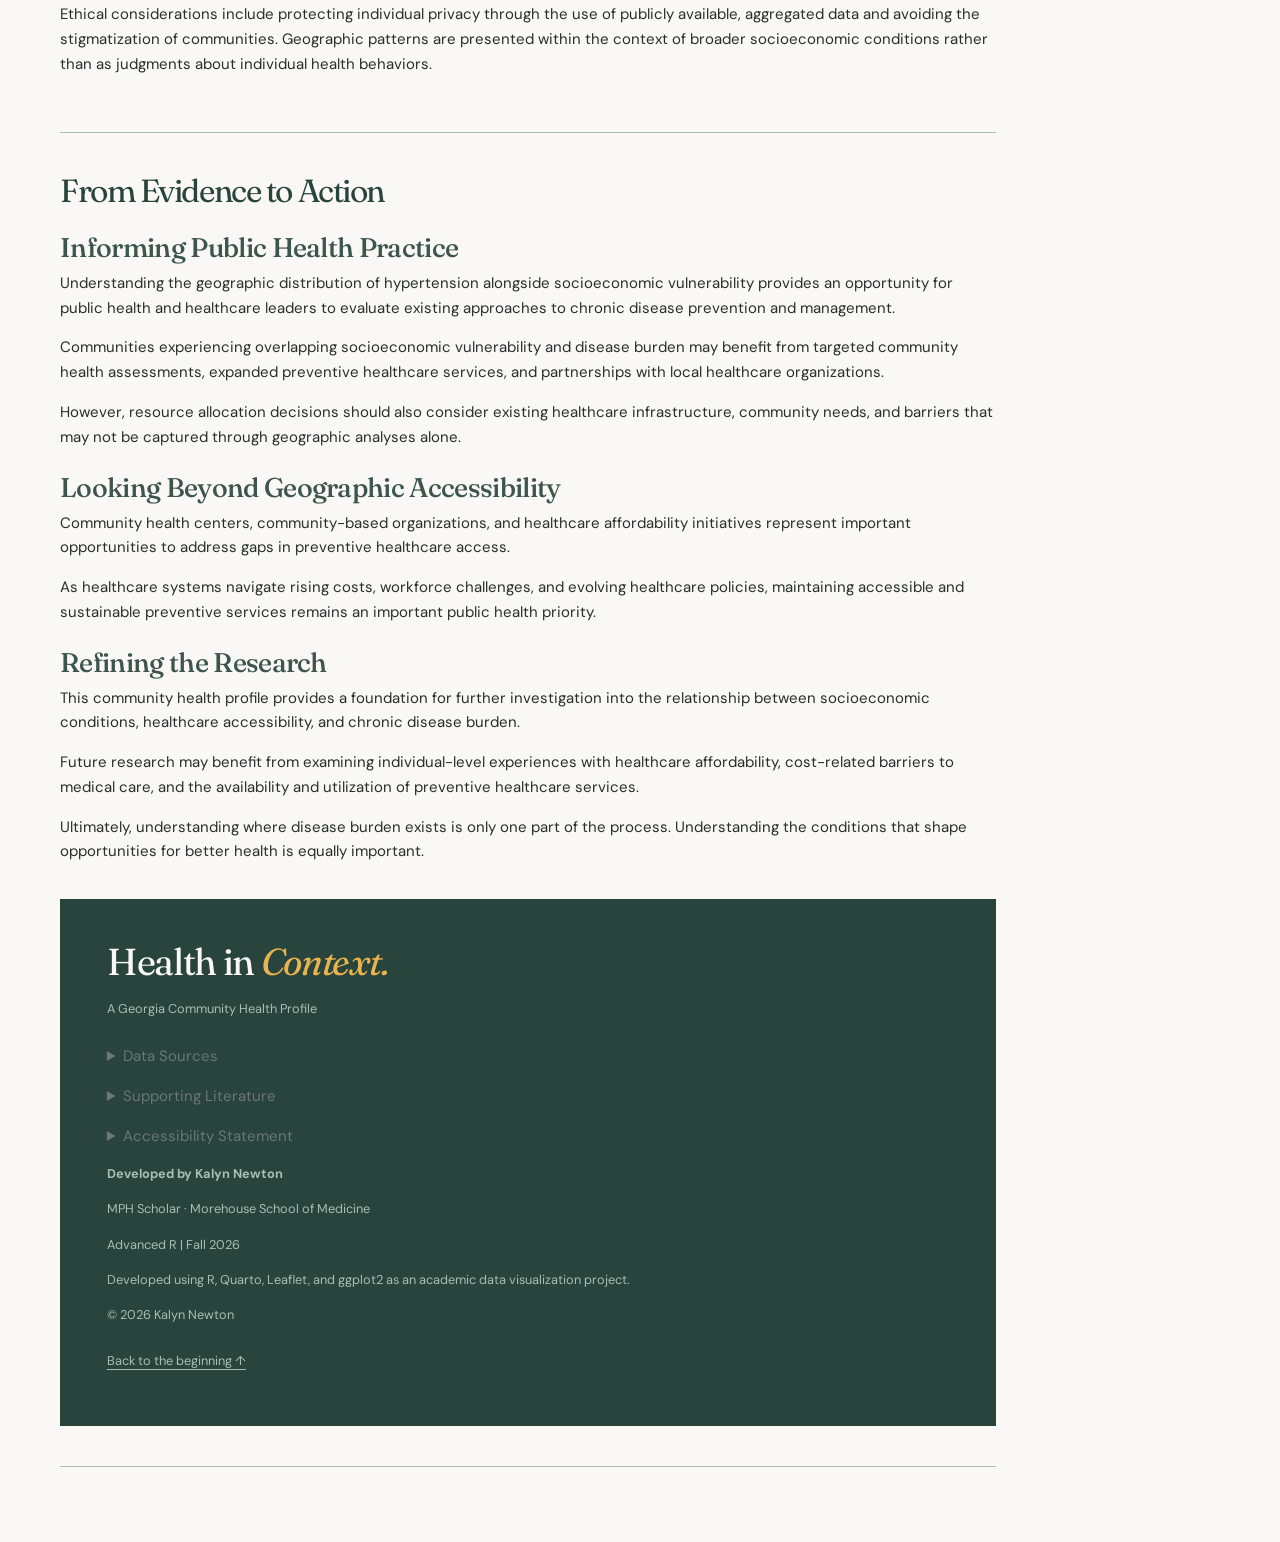
<file: docs/data-story.html>
<!DOCTYPE html>
<html xmlns="http://www.w3.org/1999/xhtml" lang="en" xml:lang="en"><head>

<meta charset="utf-8">
<meta name="generator" content="quarto-1.8.25">

<meta name="viewport" content="width=device-width, initial-scale=1.0, user-scalable=yes">


<title>Health in Context | The Data Story – Health in Context</title>
<style>
code{white-space: pre-wrap;}
span.smallcaps{font-variant: small-caps;}
div.columns{display: flex; gap: min(4vw, 1.5em);}
div.column{flex: auto; overflow-x: auto;}
div.hanging-indent{margin-left: 1.5em; text-indent: -1.5em;}
ul.task-list{list-style: none;}
ul.task-list li input[type="checkbox"] {
  width: 0.8em;
  margin: 0 0.8em 0.2em -1em; /* quarto-specific, see https://github.com/quarto-dev/quarto-cli/issues/4556 */ 
  vertical-align: middle;
}
</style>


<script src="site_libs/quarto-nav/quarto-nav.js"></script>
<script src="site_libs/clipboard/clipboard.min.js"></script>
<script src="site_libs/quarto-search/autocomplete.umd.js"></script>
<script src="site_libs/quarto-search/fuse.min.js"></script>
<script src="site_libs/quarto-search/quarto-search.js"></script>
<meta name="quarto:offset" content="./">
<script src="site_libs/quarto-html/quarto.js" type="module"></script>
<script src="site_libs/quarto-html/tabsets/tabsets.js" type="module"></script>
<script src="site_libs/quarto-html/axe/axe-check.js" type="module"></script>
<script src="site_libs/quarto-html/popper.min.js"></script>
<script src="site_libs/quarto-html/tippy.umd.min.js"></script>
<link href="site_libs/quarto-html/tippy.css" rel="stylesheet">
<link href="site_libs/quarto-html/quarto-syntax-highlighting-7b89279ff1a6dce999919e0e67d4d9ec.css" rel="stylesheet" id="quarto-text-highlighting-styles">
<script src="site_libs/bootstrap/bootstrap.min.js"></script>
<link href="site_libs/bootstrap/bootstrap-icons.css" rel="stylesheet">
<link href="site_libs/bootstrap/bootstrap-b3e10d747c466e67a16d09c0a047e3c0.min.css" rel="stylesheet" append-hash="true" id="quarto-bootstrap" data-mode="light">
<script id="quarto-search-options" type="application/json">{
  "location": "sidebar",
  "copy-button": false,
  "collapse-after": 3,
  "panel-placement": "start",
  "type": "textbox",
  "limit": 50,
  "keyboard-shortcut": [
    "f",
    "/",
    "s"
  ],
  "show-item-context": false,
  "language": {
    "search-no-results-text": "No results",
    "search-matching-documents-text": "matching documents",
    "search-copy-link-title": "Copy link to search",
    "search-hide-matches-text": "Hide additional matches",
    "search-more-match-text": "more match in this document",
    "search-more-matches-text": "more matches in this document",
    "search-clear-button-title": "Clear",
    "search-text-placeholder": "",
    "search-detached-cancel-button-title": "Cancel",
    "search-submit-button-title": "Submit",
    "search-label": "Search"
  }
}</script>
<style>html{ scroll-behavior: smooth; }</style>


<link rel="stylesheet" href="styles.css">
</head>

<body class="quarto-light">

<div id="quarto-search-results"></div>
<!-- content -->
<div id="quarto-content" class="quarto-container page-columns page-rows-contents page-layout-article">
<!-- sidebar -->
<!-- margin-sidebar -->
    <div id="quarto-margin-sidebar" class="sidebar margin-sidebar">
        <nav id="TOC" role="doc-toc" class="toc-active">
    <h2 id="toc-title">Explore the Story</h2>
   
  <ul class="collapse">
  <li><a href="#public-health-concern" id="toc-public-health-concern" class="nav-link active" data-scroll-target="#public-health-concern">Beyond a Blood <em>Pressure Reading</em></a></li>
  <li><a href="#socioeconomic-context" id="toc-socioeconomic-context" class="nav-link" data-scroll-target="#socioeconomic-context">The Conditions That <em>Shape Health</em></a></li>
  <li><a href="#georgia-profile" id="toc-georgia-profile" class="nav-link" data-scroll-target="#georgia-profile">Georgia in <em>Focus</em></a></li>
  <li><a href="#geographic-analysis" id="toc-geographic-analysis" class="nav-link" data-scroll-target="#geographic-analysis">Exploring Georgia’s <em>Communities</em></a></li>
  <li><a href="#key-findings" id="toc-key-findings" class="nav-link" data-scroll-target="#key-findings">What the Data Reveal</a></li>
  <li><a href="#public-health-implications" id="toc-public-health-implications" class="nav-link" data-scroll-target="#public-health-implications">From Evidence to Action</a></li>
  </ul>
</nav>
    </div>
<!-- main -->
<main class="content page-columns page-full" id="quarto-document-content"><header id="title-block-header" class="quarto-title-block"></header>




<header class="story-header">

  <a href="index.html" class="story-brand">
    Health in <em>Context.</em>
  </a>

  <span class="story-header-label">
    Georgia · Community Health Profile · 2026
  </span>

</header>

<!-- Mobile-exclusive researcher message -->
<aside class="mobile-researcher-message">

  <h3>A Little Note from the Researcher.</h3>

  <p>Behind every data point is a person, a family, and a community. Thank you for taking a moment to explore the conditions that shape our health. I hope this experience inspires you to look beyond the numbers.</p>

  <p><em>With purpose,</em><br>
  <strong>Kalyn Newton</strong></p>

</aside>
<!-- ==================================================
     SECTION 01 — THE PUBLIC HEALTH CONCERN
     ================================================== -->
<section id="public-health-concern" class="level2 concern-section">
<h2 class="concern-section" data-anchor-id="public-health-concern">Beyond a Blood <em>Pressure Reading</em></h2>
<div class="editorial-narrative">
<p>Hypertension, commonly known as high blood pressure, is a chronic cardiometabolic condition that often develops without noticeable symptoms. Left untreated or inadequately controlled, it can progressively damage the cardiovascular system and increase the risk of stroke, heart disease, and kidney disease.</p>
<p>While healthy lifestyle practices play an important role in prevention, early detection and long-term management also depend on access to routine medical care, blood pressure monitoring, and appropriate treatment.</p>
</div>
<div class="editorial-statistic">
<p><span class="statistic-number">48.1%</span></p>
<p><span class="statistic-description">Nearly half of U.S. adults have hypertension.</span></p>
<p><span class="statistic-accent"></span></p>
<p>Approximately 119.9 million adults nationwide.</p>
<p><span class="source-note">Source: <a href="https://www.cdc.gov/high-blood-pressure/data-research/facts-stats/index.html">Centers for Disease Control and Prevention (2026)</a></span></p>
</div>
<!-- ==================================================
     SECTION 02 — THE SOCIOECONOMIC CONTEXT
     ================================================== -->
</section>
<section id="socioeconomic-context" class="level2 context-section">
<h2 class="context-section" data-anchor-id="socioeconomic-context">The Conditions That <em>Shape Health</em></h2>
<div class="context-artwork">
<div class="context-contours" aria-hidden="true">

</div>
<p><span class="context-star" aria-hidden="true">✳</span></p>
<p class="editorial-statement">
Health extends<br>beyond the<br><em>individual.</em>
</p>
</div>
<div class="editorial-narrative">
<p>The environments in which people live, work, and navigate daily influence their opportunities to maintain good health. Socioeconomic conditions, including income, education, and employment, can shape access to resources necessary for hypertension prevention and management.</p>
<p>Having a healthcare facility nearby does not necessarily mean that its services are accessible. Medical costs, insurance coverage, transportation, and financial circumstances can influence an individual’s ability to receive consistent care.</p>
<p>Broader economic pressures and changes in healthcare policy may further intensify these barriers, even within communities traditionally perceived as economically stable.</p>
<p><span class="source-note">Supporting research: Chaturvedi et al.&nbsp;(2024); Gentili et al.&nbsp;(2016); Blavin &amp; Ramos (2021); Schnake-Mahl &amp; Sommers (2017).</span></p>
</div>
<!-- ==================================================
     SECTION 03 — THE COMMUNITY PROFILE
     ================================================== -->
</section>
<section id="georgia-profile" class="level2 georgia-section">
<h2 class="georgia-section" data-anchor-id="georgia-profile">Georgia in <em>Focus</em></h2>
<div class="georgia-introduction">
<p>Situated within the southeastern United States’ Stroke Belt, Georgia provides an important geographic setting for examining cardiovascular health. Across its urban, suburban, and rural communities, differences in socioeconomic conditions and healthcare accessibility present important considerations for hypertension prevention and management.</p>
<p>As Georgia’s population and healthcare landscape continue to evolve, this community health profile provides public health practitioners, healthcare leaders, and decision-makers with an overview of socioeconomic vulnerability, hypertension prevalence, and health insurance coverage to inform community health assessments, preventive healthcare planning, and resource allocation.</p>
</div>
<div class="georgia-indicators">
<div class="profile-indicator">
<p><span class="indicator-label">Population</span></p>
<p><span class="indicator-value">11.3M</span></p>
<p><span class="indicator-description">Residents across Georgia</span></p>
<p><span class="source-note">2025 population estimate · <a href="https://www.census.gov/quickfacts/GA">U.S. Census Bureau</a></span></p>
</div>
<div class="profile-indicator">
<p><span class="indicator-label">Hypertension</span></p>
<p><span class="indicator-value">35.7%</span></p>
<p><span class="indicator-description">Adults with self-reported diagnosed hypertension</span></p>
<p><span class="source-note">2023 BRFSS · <a href="https://www.americashealthrankings.org/explore/measures/Hypertension/GA">America’s Health Rankings</a></span></p>
</div>
</div>
<div class="georgia-transition">
<p>Understanding Georgia’s overall health profile provides a starting point. Examining individual communities allows us to explore variation that statewide estimates alone may not capture.</p>
</div>
<p><span class="source-note">Supporting research: Gentili et al.&nbsp;(2016); Ostchega et al.&nbsp;(2022); Vernon et al.&nbsp;(2025).</span></p>
<!-- ==================================================
     SECTION 04 — THE GEOGRAPHIC ANALYSIS
     ================================================== -->
</section>
<section id="geographic-analysis" class="level2 story-section analysis-section">
<h2 class="story-section analysis-section" data-anchor-id="geographic-analysis">Exploring Georgia’s <em>Communities</em></h2>
<div class="editorial-narrative">
<p>This bivariate choropleth map illustrates the geographic distribution of socioeconomic vulnerability and hypertension prevalence across Georgia. By comparing these two indicators at the census tract level, we can identify communities where higher or lower levels of socioeconomic vulnerability and hypertension prevalence occur together, as well as areas where these patterns differ.</p>
</div>
<section id="socioeconomic-vulnerability-and-hypertension" class="level3">
<h3 data-anchor-id="socioeconomic-vulnerability-and-hypertension">Socioeconomic Vulnerability and Hypertension</h3>
<div class="map-instructions">
<p><strong>Explore the map</strong></p>
<p>Zoom in to explore individual communities, hover over a census tract to preview its classification, and select a tract to view detailed information on socioeconomic vulnerability, hypertension prevalence, and blood pressure medication use.</p>
</div>
<iframe src="assets/georgia-bivariate-interactive.html" title="Interactive bivariate map of socioeconomic vulnerability and hypertension in Georgia" width="100%" height="650" style="border: none;" loading="lazy">
</iframe>
<p><span class="source-note">Data sources: CDC/ATSDR Social Vulnerability Index (2022) and CDC PLACES (2025 release).</span></p>
</section>
<section id="understanding-the-map" class="level3">
<h3 data-anchor-id="understanding-the-map">Understanding the Map</h3>
<p>The bivariate legend combines three levels of socioeconomic vulnerability with three levels of estimated hypertension prevalence, creating nine classifications.</p>
<p>Dark purple identifies census tracts with high levels of both indicators, while lighter gray identifies tracts with low levels of both. Pink and blue shades represent differing combinations of socioeconomic vulnerability and hypertension prevalence. Dark gray indicates missing data.</p>
<div class="callout callout-style-default callout-note callout-titled" title="View static map and accessible description">
<div class="callout-header d-flex align-content-center collapsed" data-bs-toggle="collapse" data-bs-target=".callout-1-contents" aria-controls="callout-1" aria-expanded="false" aria-label="Toggle callout">
<div class="callout-icon-container">
<i class="callout-icon"></i>
</div>
<div class="callout-title-container flex-fill">
<span class="screen-reader-only">Note</span>View static map and accessible description
</div>
<div class="callout-btn-toggle d-inline-block border-0 py-1 ps-1 pe-0 float-end"><i class="callout-toggle"></i></div>
</div>
<div id="callout-1" class="callout-1-contents callout-collapse collapse">
<div class="callout-body-container callout-body">
<div class="quarto-figure quarto-figure-center">
<figure class="figure">
<p><img src="assets/georgia-bivariate-static.png" class="img-fluid figure-img" alt="Dark purple indicates areas with high levels of both indicators, particularly in central and southern Georgia. Lighter colors are more common throughout metropolitan Atlanta. Pink and blue shades represent different combinations of socioeconomic vulnerability and hypertension prevalence. Dark gray represents areas with missing data."></p>
<figcaption>Map of Georgia comparing socioeconomic vulnerability and estimated hypertension prevalence among adults by census tract.</figcaption>
</figure>
</div>
<p>Areas of high socioeconomic vulnerability and high hypertension prevalence are particularly visible throughout central and southern Georgia. Lower levels of both indicators are more common across portions of metropolitan Atlanta, although considerable variation exists within the region.</p>
</div>
</div>
</div>
<!-- ==================================================
     SECTION 05 — THE EVIDENCE
     ================================================== -->
</section>
</section>
<section id="key-findings" class="level2 story-section findings-section">
<h2 class="story-section findings-section" data-anchor-id="key-findings">What the Data Reveal</h2>
<section id="geographic-patterns" class="level3">
<h3 data-anchor-id="geographic-patterns">Geographic Patterns</h3>
<p>Across Georgia, 531 census tracts were classified as having both high socioeconomic vulnerability and high hypertension prevalence. These communities were particularly visible throughout central and southern Georgia.</p>
<p>However, the geographic distribution was not uniform. Some communities with lower socioeconomic vulnerability also experienced relatively high hypertension prevalence, illustrating the complexity of chronic disease burden across different socioeconomic environments.</p>
</section>
<section id="beyond-insurance-coverage" class="level3">
<h3 data-anchor-id="beyond-insurance-coverage">Beyond Insurance Coverage</h3>
<p>Health insurance coverage provides an important, although incomplete, perspective on healthcare accessibility.</p>
<div class="quarto-figure quarto-figure-center">
<figure class="figure">
<p><img src="assets/georgia-insurance-coverage.png" class="img-fluid figure-img" alt="Horizontal stacked bar chart showing that the percentage of uninsured adults decreases with age, from 21.8% among adults aged 19–25 to 10.5% among adults aged 55–64."></p>
<figcaption>Health insurance coverage among working-age adults in Georgia.</figcaption>
</figure>
</div>
<p>Among working-age adults in Georgia, younger adults experienced the highest uninsured rates. Approximately one in five adults aged 19–25 lacked health insurance, compared with approximately one in ten adults aged 55–64.</p>
<p>Insurance coverage alone, however, does not guarantee access to preventive healthcare. Out-of-pocket expenses, transportation barriers, and the availability of affordable healthcare services may influence an individual’s ability to receive routine care and manage chronic conditions.</p>
</section>
<section id="methods-and-considerations" class="level3">
<h3 data-anchor-id="methods-and-considerations">Methods and Considerations</h3>
<p>This descriptive community health assessment draws upon three secondary datasets:</p>
<ul>
<li>CDC/ATSDR Social Vulnerability Index (2022 data, released in 2024)</li>
<li>CDC PLACES (2025 release; hypertension estimates based on 2023 BRFSS data)</li>
<li>U.S. Census Bureau American Community Survey (2025 1-Year Estimates)</li>
</ul>
<p>Data preparation and analysis were conducted in R. Census tract identifiers were standardized to integrate socioeconomic vulnerability rankings, estimated hypertension prevalence, and blood pressure medication use with geographic boundary data.</p>
<p>Socioeconomic vulnerability, represented by SVI Theme 1 (Socioeconomic Status), and estimated hypertension prevalence were classified into three relative levels and visualized using a bivariate choropleth map. Missing values were retained and distinguished visually. The insurance coverage analysis describes variation in insured and uninsured populations across working-age groups at the state level.</p>
<p>The datasets represent different reference periods, geographic scales, and population groups. Additionally, PLACES provides model-based prevalence estimates. Findings should therefore be interpreted as descriptive geographic and population-level patterns rather than evidence of individual-level associations or causal relationships.</p>
<p>Ethical considerations include protecting individual privacy through the use of publicly available, aggregated data and avoiding the stigmatization of communities. Geographic patterns are presented within the context of broader socioeconomic conditions rather than as judgments about individual health behaviors.</p>
<!-- ==================================================
     SECTION 06 — THE IMPLICATIONS
     ================================================== -->
</section>
</section>
<section id="public-health-implications" class="level2 story-section implications-section">
<h2 class="story-section implications-section" data-anchor-id="public-health-implications">From Evidence to Action</h2>
<section id="informing-public-health-practice" class="level3">
<h3 data-anchor-id="informing-public-health-practice">Informing Public Health Practice</h3>
<p>Understanding the geographic distribution of hypertension alongside socioeconomic vulnerability provides an opportunity for public health and healthcare leaders to evaluate existing approaches to chronic disease prevention and management.</p>
<p>Communities experiencing overlapping socioeconomic vulnerability and disease burden may benefit from targeted community health assessments, expanded preventive healthcare services, and partnerships with local healthcare organizations.</p>
<p>However, resource allocation decisions should also consider existing healthcare infrastructure, community needs, and barriers that may not be captured through geographic analyses alone.</p>
</section>
<section id="looking-beyond-geographic-accessibility" class="level3">
<h3 data-anchor-id="looking-beyond-geographic-accessibility">Looking Beyond Geographic Accessibility</h3>
<p>Community health centers, community-based organizations, and healthcare affordability initiatives represent important opportunities to address gaps in preventive healthcare access.</p>
<p>As healthcare systems navigate rising costs, workforce challenges, and evolving healthcare policies, maintaining accessible and sustainable preventive services remains an important public health priority.</p>
</section>
<section id="refining-the-research" class="level3">
<h3 data-anchor-id="refining-the-research">Refining the Research</h3>
<p>This community health profile provides a foundation for further investigation into the relationship between socioeconomic conditions, healthcare accessibility, and chronic disease burden.</p>
<p>Future research may benefit from examining individual-level experiences with healthcare affordability, cost-related barriers to medical care, and the availability and utilization of preventive healthcare services.</p>
<p>Ultimately, understanding where disease burden exists is only one part of the process. Understanding the conditions that shape opportunities for better health is equally important.</p>
<!-- ==================================================
     WEBSITE FOOTER
     ================================================== -->
<div class="story-footer unnumbered">
<div class="footer-brand">
<p>Health in <em>Context.</em></p>
</div>
<p>A Georgia Community Health Profile</p>
<div class="footer-information">
<details>
  <summary>Data Sources</summary>
  <ul>
    <li><a href="https://www.cdc.gov/high-blood-pressure/data-research/facts-stats/index.html">CDC — High Blood Pressure Facts</a></li>
    <li><a href="https://www.atsdr.cdc.gov/place-health/php/svi/index.html">CDC/ATSDR — Social Vulnerability Index (2022)</a></li>
    <li><a href="https://www.cdc.gov/places/">CDC PLACES — 2025 Data Release</a></li>
    <li><a href="https://data.census.gov/">U.S. Census Bureau — 2025 ACS 1-Year Estimates, Table S2701</a></li>
    <li><a href="https://www.census.gov/quickfacts/GA">U.S. Census Bureau — Georgia Population Estimates</a></li>
    <li><a href="https://www.americashealthrankings.org/explore/measures/Hypertension/GA">America's Health Rankings — Georgia Hypertension Prevalence</a></li>
  </ul>
</details>

<details>
  <summary>Supporting Literature</summary>
  <ul>
    <li>Blavin &amp; Ramos (2021). <a href="https://doi.org/10.1377/hlthaff.2020.00502">Medicaid Expansion: Effects on Hospital Finances and Implications for Hospitals Facing COVID-19 Challenges.</a></li>
    <li>Chaturvedi et al. (2024). <a href="https://doi.org/10.1161/HYPERTENSIONAHA.123.21354">Social Determinants of Health and Disparities in Hypertension and Cardiovascular Diseases.</a></li>
    <li>Gentili et al. (2016). <a href="https://doi.org/10.2105/AJPH.2016.303222">Projecting the Impact of Affordable Care Act Provisions on Accessibility and Availability of Primary Care Providers for the Adult Population in Georgia.</a></li>
    <li>Ostchega et al. (2022). Differences in Hypertension Prevalence and Hypertension Control by Urbanization Among Adults in the United States, 2013–2018.</li>
    <li>Schnake-Mahl &amp; Sommers (2017). <a href="https://pubmed.ncbi.nlm.nih.gov/28971923/">Health Care in the Suburbs: An Analysis of Suburban Poverty and Health Care Access.</a></li>
    <li>Vernon et al. (2025). A Comprehensive Mixed-Methods Analysis of Women's Cardiovascular Health Needs in Georgia, United States.</li>
  </ul>
</details>

<details>
  <summary>Accessibility Statement</summary>
  <p>This website was developed with consideration for visual accessibility and inclusive public health communication. Visualizations were evaluated using color vision deficiency simulations and are accompanied by descriptive text, alternative text, or direct data labels.</p>
  <p>A static alternative to the interactive geographic visualization is available for readers who may experience difficulty navigating interactive maps. These features support accessibility but do not constitute formal accessibility certification.</p>
</details>
<p><strong>Developed by Kalyn Newton</strong></p>
<p>MPH Scholar · Morehouse School of Medicine</p>
<p>Advanced R | Fall 2026</p>
<p>Developed using R, Quarto, Leaflet, and ggplot2 as an academic data visualization project.</p>
<p>© 2026 Kalyn Newton</p>
</div>
<p><a href="#public-health-concern">Back to the beginning ↑</a></p>
</div>


</section>
</section>

</main> <!-- /main -->
<script id="quarto-html-after-body" type="application/javascript">
  window.document.addEventListener("DOMContentLoaded", function (event) {
    const isCodeAnnotation = (el) => {
      for (const clz of el.classList) {
        if (clz.startsWith('code-annotation-')) {                     
          return true;
        }
      }
      return false;
    }
    const onCopySuccess = function(e) {
      // button target
      const button = e.trigger;
      // don't keep focus
      button.blur();
      // flash "checked"
      button.classList.add('code-copy-button-checked');
      var currentTitle = button.getAttribute("title");
      button.setAttribute("title", "Copied!");
      let tooltip;
      if (window.bootstrap) {
        button.setAttribute("data-bs-toggle", "tooltip");
        button.setAttribute("data-bs-placement", "left");
        button.setAttribute("data-bs-title", "Copied!");
        tooltip = new bootstrap.Tooltip(button, 
          { trigger: "manual", 
            customClass: "code-copy-button-tooltip",
            offset: [0, -8]});
        tooltip.show();    
      }
      setTimeout(function() {
        if (tooltip) {
          tooltip.hide();
          button.removeAttribute("data-bs-title");
          button.removeAttribute("data-bs-toggle");
          button.removeAttribute("data-bs-placement");
        }
        button.setAttribute("title", currentTitle);
        button.classList.remove('code-copy-button-checked');
      }, 1000);
      // clear code selection
      e.clearSelection();
    }
    const getTextToCopy = function(trigger) {
      const outerScaffold = trigger.parentElement.cloneNode(true);
      const codeEl = outerScaffold.querySelector('code');
      for (const childEl of codeEl.children) {
        if (isCodeAnnotation(childEl)) {
          childEl.remove();
        }
      }
      return codeEl.innerText;
    }
    const clipboard = new window.ClipboardJS('.code-copy-button:not([data-in-quarto-modal])', {
      text: getTextToCopy
    });
    clipboard.on('success', onCopySuccess);
    if (window.document.getElementById('quarto-embedded-source-code-modal')) {
      const clipboardModal = new window.ClipboardJS('.code-copy-button[data-in-quarto-modal]', {
        text: getTextToCopy,
        container: window.document.getElementById('quarto-embedded-source-code-modal')
      });
      clipboardModal.on('success', onCopySuccess);
    }
      var localhostRegex = new RegExp(/^(?:http|https):\/\/localhost\:?[0-9]*\//);
      var mailtoRegex = new RegExp(/^mailto:/);
        var filterRegex = new RegExp('/' + window.location.host + '/');
      var isInternal = (href) => {
          return filterRegex.test(href) || localhostRegex.test(href) || mailtoRegex.test(href);
      }
      // Inspect non-navigation links and adorn them if external
     var links = window.document.querySelectorAll('a[href]:not(.nav-link):not(.navbar-brand):not(.toc-action):not(.sidebar-link):not(.sidebar-item-toggle):not(.pagination-link):not(.no-external):not([aria-hidden]):not(.dropdown-item):not(.quarto-navigation-tool):not(.about-link)');
      for (var i=0; i<links.length; i++) {
        const link = links[i];
        if (!isInternal(link.href)) {
          // undo the damage that might have been done by quarto-nav.js in the case of
          // links that we want to consider external
          if (link.dataset.originalHref !== undefined) {
            link.href = link.dataset.originalHref;
          }
        }
      }
    function tippyHover(el, contentFn, onTriggerFn, onUntriggerFn) {
      const config = {
        allowHTML: true,
        maxWidth: 500,
        delay: 100,
        arrow: false,
        appendTo: function(el) {
            return el.parentElement;
        },
        interactive: true,
        interactiveBorder: 10,
        theme: 'quarto',
        placement: 'bottom-start',
      };
      if (contentFn) {
        config.content = contentFn;
      }
      if (onTriggerFn) {
        config.onTrigger = onTriggerFn;
      }
      if (onUntriggerFn) {
        config.onUntrigger = onUntriggerFn;
      }
      window.tippy(el, config); 
    }
    const noterefs = window.document.querySelectorAll('a[role="doc-noteref"]');
    for (var i=0; i<noterefs.length; i++) {
      const ref = noterefs[i];
      tippyHover(ref, function() {
        // use id or data attribute instead here
        let href = ref.getAttribute('data-footnote-href') || ref.getAttribute('href');
        try { href = new URL(href).hash; } catch {}
        const id = href.replace(/^#\/?/, "");
        const note = window.document.getElementById(id);
        if (note) {
          return note.innerHTML;
        } else {
          return "";
        }
      });
    }
    const xrefs = window.document.querySelectorAll('a.quarto-xref');
    const processXRef = (id, note) => {
      // Strip column container classes
      const stripColumnClz = (el) => {
        el.classList.remove("page-full", "page-columns");
        if (el.children) {
          for (const child of el.children) {
            stripColumnClz(child);
          }
        }
      }
      stripColumnClz(note)
      if (id === null || id.startsWith('sec-')) {
        // Special case sections, only their first couple elements
        const container = document.createElement("div");
        if (note.children && note.children.length > 2) {
          container.appendChild(note.children[0].cloneNode(true));
          for (let i = 1; i < note.children.length; i++) {
            const child = note.children[i];
            if (child.tagName === "P" && child.innerText === "") {
              continue;
            } else {
              container.appendChild(child.cloneNode(true));
              break;
            }
          }
          if (window.Quarto?.typesetMath) {
            window.Quarto.typesetMath(container);
          }
          return container.innerHTML
        } else {
          if (window.Quarto?.typesetMath) {
            window.Quarto.typesetMath(note);
          }
          return note.innerHTML;
        }
      } else {
        // Remove any anchor links if they are present
        const anchorLink = note.querySelector('a.anchorjs-link');
        if (anchorLink) {
          anchorLink.remove();
        }
        if (window.Quarto?.typesetMath) {
          window.Quarto.typesetMath(note);
        }
        if (note.classList.contains("callout")) {
          return note.outerHTML;
        } else {
          return note.innerHTML;
        }
      }
    }
    for (var i=0; i<xrefs.length; i++) {
      const xref = xrefs[i];
      tippyHover(xref, undefined, function(instance) {
        instance.disable();
        let url = xref.getAttribute('href');
        let hash = undefined; 
        if (url.startsWith('#')) {
          hash = url;
        } else {
          try { hash = new URL(url).hash; } catch {}
        }
        if (hash) {
          const id = hash.replace(/^#\/?/, "");
          const note = window.document.getElementById(id);
          if (note !== null) {
            try {
              const html = processXRef(id, note.cloneNode(true));
              instance.setContent(html);
            } finally {
              instance.enable();
              instance.show();
            }
          } else {
            // See if we can fetch this
            fetch(url.split('#')[0])
            .then(res => res.text())
            .then(html => {
              const parser = new DOMParser();
              const htmlDoc = parser.parseFromString(html, "text/html");
              const note = htmlDoc.getElementById(id);
              if (note !== null) {
                const html = processXRef(id, note);
                instance.setContent(html);
              } 
            }).finally(() => {
              instance.enable();
              instance.show();
            });
          }
        } else {
          // See if we can fetch a full url (with no hash to target)
          // This is a special case and we should probably do some content thinning / targeting
          fetch(url)
          .then(res => res.text())
          .then(html => {
            const parser = new DOMParser();
            const htmlDoc = parser.parseFromString(html, "text/html");
            const note = htmlDoc.querySelector('main.content');
            if (note !== null) {
              // This should only happen for chapter cross references
              // (since there is no id in the URL)
              // remove the first header
              if (note.children.length > 0 && note.children[0].tagName === "HEADER") {
                note.children[0].remove();
              }
              const html = processXRef(null, note);
              instance.setContent(html);
            } 
          }).finally(() => {
            instance.enable();
            instance.show();
          });
        }
      }, function(instance) {
      });
    }
        let selectedAnnoteEl;
        const selectorForAnnotation = ( cell, annotation) => {
          let cellAttr = 'data-code-cell="' + cell + '"';
          let lineAttr = 'data-code-annotation="' +  annotation + '"';
          const selector = 'span[' + cellAttr + '][' + lineAttr + ']';
          return selector;
        }
        const selectCodeLines = (annoteEl) => {
          const doc = window.document;
          const targetCell = annoteEl.getAttribute("data-target-cell");
          const targetAnnotation = annoteEl.getAttribute("data-target-annotation");
          const annoteSpan = window.document.querySelector(selectorForAnnotation(targetCell, targetAnnotation));
          const lines = annoteSpan.getAttribute("data-code-lines").split(",");
          const lineIds = lines.map((line) => {
            return targetCell + "-" + line;
          })
          let top = null;
          let height = null;
          let parent = null;
          if (lineIds.length > 0) {
              //compute the position of the single el (top and bottom and make a div)
              const el = window.document.getElementById(lineIds[0]);
              top = el.offsetTop;
              height = el.offsetHeight;
              parent = el.parentElement.parentElement;
            if (lineIds.length > 1) {
              const lastEl = window.document.getElementById(lineIds[lineIds.length - 1]);
              const bottom = lastEl.offsetTop + lastEl.offsetHeight;
              height = bottom - top;
            }
            if (top !== null && height !== null && parent !== null) {
              // cook up a div (if necessary) and position it 
              let div = window.document.getElementById("code-annotation-line-highlight");
              if (div === null) {
                div = window.document.createElement("div");
                div.setAttribute("id", "code-annotation-line-highlight");
                div.style.position = 'absolute';
                parent.appendChild(div);
              }
              div.style.top = top - 2 + "px";
              div.style.height = height + 4 + "px";
              div.style.left = 0;
              let gutterDiv = window.document.getElementById("code-annotation-line-highlight-gutter");
              if (gutterDiv === null) {
                gutterDiv = window.document.createElement("div");
                gutterDiv.setAttribute("id", "code-annotation-line-highlight-gutter");
                gutterDiv.style.position = 'absolute';
                const codeCell = window.document.getElementById(targetCell);
                const gutter = codeCell.querySelector('.code-annotation-gutter');
                gutter.appendChild(gutterDiv);
              }
              gutterDiv.style.top = top - 2 + "px";
              gutterDiv.style.height = height + 4 + "px";
            }
            selectedAnnoteEl = annoteEl;
          }
        };
        const unselectCodeLines = () => {
          const elementsIds = ["code-annotation-line-highlight", "code-annotation-line-highlight-gutter"];
          elementsIds.forEach((elId) => {
            const div = window.document.getElementById(elId);
            if (div) {
              div.remove();
            }
          });
          selectedAnnoteEl = undefined;
        };
          // Handle positioning of the toggle
      window.addEventListener(
        "resize",
        throttle(() => {
          elRect = undefined;
          if (selectedAnnoteEl) {
            selectCodeLines(selectedAnnoteEl);
          }
        }, 10)
      );
      function throttle(fn, ms) {
      let throttle = false;
      let timer;
        return (...args) => {
          if(!throttle) { // first call gets through
              fn.apply(this, args);
              throttle = true;
          } else { // all the others get throttled
              if(timer) clearTimeout(timer); // cancel #2
              timer = setTimeout(() => {
                fn.apply(this, args);
                timer = throttle = false;
              }, ms);
          }
        };
      }
        // Attach click handler to the DT
        const annoteDls = window.document.querySelectorAll('dt[data-target-cell]');
        for (const annoteDlNode of annoteDls) {
          annoteDlNode.addEventListener('click', (event) => {
            const clickedEl = event.target;
            if (clickedEl !== selectedAnnoteEl) {
              unselectCodeLines();
              const activeEl = window.document.querySelector('dt[data-target-cell].code-annotation-active');
              if (activeEl) {
                activeEl.classList.remove('code-annotation-active');
              }
              selectCodeLines(clickedEl);
              clickedEl.classList.add('code-annotation-active');
            } else {
              // Unselect the line
              unselectCodeLines();
              clickedEl.classList.remove('code-annotation-active');
            }
          });
        }
    const findCites = (el) => {
      const parentEl = el.parentElement;
      if (parentEl) {
        const cites = parentEl.dataset.cites;
        if (cites) {
          return {
            el,
            cites: cites.split(' ')
          };
        } else {
          return findCites(el.parentElement)
        }
      } else {
        return undefined;
      }
    };
    var bibliorefs = window.document.querySelectorAll('a[role="doc-biblioref"]');
    for (var i=0; i<bibliorefs.length; i++) {
      const ref = bibliorefs[i];
      const citeInfo = findCites(ref);
      if (citeInfo) {
        tippyHover(citeInfo.el, function() {
          var popup = window.document.createElement('div');
          citeInfo.cites.forEach(function(cite) {
            var citeDiv = window.document.createElement('div');
            citeDiv.classList.add('hanging-indent');
            citeDiv.classList.add('csl-entry');
            var biblioDiv = window.document.getElementById('ref-' + cite);
            if (biblioDiv) {
              citeDiv.innerHTML = biblioDiv.innerHTML;
            }
            popup.appendChild(citeDiv);
          });
          return popup.innerHTML;
        });
      }
    }
  });
  </script>
</div> <!-- /content -->




<script src="site_libs/quarto-html/zenscroll-min.js"></script>
</body></html>
</file>
<file: docs/site_libs/quarto-html/tippy.css>
.tippy-box[data-animation=fade][data-state=hidden]{opacity:0}[data-tippy-root]{max-width:calc(100vw - 10px)}.tippy-box{position:relative;background-color:#333;color:#fff;border-radius:4px;font-size:14px;line-height:1.4;white-space:normal;outline:0;transition-property:transform,visibility,opacity}.tippy-box[data-placement^=top]>.tippy-arrow{bottom:0}.tippy-box[data-placement^=top]>.tippy-arrow:before{bottom:-7px;left:0;border-width:8px 8px 0;border-top-color:initial;transform-origin:center top}.tippy-box[data-placement^=bottom]>.tippy-arrow{top:0}.tippy-box[data-placement^=bottom]>.tippy-arrow:before{top:-7px;left:0;border-width:0 8px 8px;border-bottom-color:initial;transform-origin:center bottom}.tippy-box[data-placement^=left]>.tippy-arrow{right:0}.tippy-box[data-placement^=left]>.tippy-arrow:before{border-width:8px 0 8px 8px;border-left-color:initial;right:-7px;transform-origin:center left}.tippy-box[data-placement^=right]>.tippy-arrow{left:0}.tippy-box[data-placement^=right]>.tippy-arrow:before{left:-7px;border-width:8px 8px 8px 0;border-right-color:initial;transform-origin:center right}.tippy-box[data-inertia][data-state=visible]{transition-timing-function:cubic-bezier(.54,1.5,.38,1.11)}.tippy-arrow{width:16px;height:16px;color:#333}.tippy-arrow:before{content:"";position:absolute;border-color:transparent;border-style:solid}.tippy-content{position:relative;padding:5px 9px;z-index:1}
</file>
<file: docs/site_libs/quarto-html/quarto-syntax-highlighting-7b89279ff1a6dce999919e0e67d4d9ec.css>
/* quarto syntax highlight colors */
:root {
  --quarto-hl-ot-color: #003B4F;
  --quarto-hl-at-color: #657422;
  --quarto-hl-ss-color: #20794D;
  --quarto-hl-an-color: #5E5E5E;
  --quarto-hl-fu-color: #4758AB;
  --quarto-hl-st-color: #20794D;
  --quarto-hl-cf-color: #003B4F;
  --quarto-hl-op-color: #5E5E5E;
  --quarto-hl-er-color: #AD0000;
  --quarto-hl-bn-color: #AD0000;
  --quarto-hl-al-color: #AD0000;
  --quarto-hl-va-color: #111111;
  --quarto-hl-bu-color: inherit;
  --quarto-hl-ex-color: inherit;
  --quarto-hl-pp-color: #AD0000;
  --quarto-hl-in-color: #5E5E5E;
  --quarto-hl-vs-color: #20794D;
  --quarto-hl-wa-color: #5E5E5E;
  --quarto-hl-do-color: #5E5E5E;
  --quarto-hl-im-color: #00769E;
  --quarto-hl-ch-color: #20794D;
  --quarto-hl-dt-color: #AD0000;
  --quarto-hl-fl-color: #AD0000;
  --quarto-hl-co-color: #5E5E5E;
  --quarto-hl-cv-color: #5E5E5E;
  --quarto-hl-cn-color: #8f5902;
  --quarto-hl-sc-color: #5E5E5E;
  --quarto-hl-dv-color: #AD0000;
  --quarto-hl-kw-color: #003B4F;
}

/* other quarto variables */
:root {
  --quarto-font-monospace: SFMono-Regular, Menlo, Monaco, Consolas, "Liberation Mono", "Courier New", monospace;
}

/* syntax highlight based on Pandoc's rules */
pre > code.sourceCode > span {
  color: #003B4F;
}

code.sourceCode > span {
  color: #003B4F;
}

div.sourceCode,
div.sourceCode pre.sourceCode {
  color: #003B4F;
}

/* Normal */
code span {
  color: #003B4F;
}

/* Alert */
code span.al {
  color: #AD0000;
  font-style: inherit;
}

/* Annotation */
code span.an {
  color: #5E5E5E;
  font-style: inherit;
}

/* Attribute */
code span.at {
  color: #657422;
  font-style: inherit;
}

/* BaseN */
code span.bn {
  color: #AD0000;
  font-style: inherit;
}

/* BuiltIn */
code span.bu {
  font-style: inherit;
}

/* ControlFlow */
code span.cf {
  color: #003B4F;
  font-weight: bold;
  font-style: inherit;
}

/* Char */
code span.ch {
  color: #20794D;
  font-style: inherit;
}

/* Constant */
code span.cn {
  color: #8f5902;
  font-style: inherit;
}

/* Comment */
code span.co {
  color: #5E5E5E;
  font-style: inherit;
}

/* CommentVar */
code span.cv {
  color: #5E5E5E;
  font-style: italic;
}

/* Documentation */
code span.do {
  color: #5E5E5E;
  font-style: italic;
}

/* DataType */
code span.dt {
  color: #AD0000;
  font-style: inherit;
}

/* DecVal */
code span.dv {
  color: #AD0000;
  font-style: inherit;
}

/* Error */
code span.er {
  color: #AD0000;
  font-style: inherit;
}

/* Extension */
code span.ex {
  font-style: inherit;
}

/* Float */
code span.fl {
  color: #AD0000;
  font-style: inherit;
}

/* Function */
code span.fu {
  color: #4758AB;
  font-style: inherit;
}

/* Import */
code span.im {
  color: #00769E;
  font-style: inherit;
}

/* Information */
code span.in {
  color: #5E5E5E;
  font-style: inherit;
}

/* Keyword */
code span.kw {
  color: #003B4F;
  font-weight: bold;
  font-style: inherit;
}

/* Operator */
code span.op {
  color: #5E5E5E;
  font-style: inherit;
}

/* Other */
code span.ot {
  color: #003B4F;
  font-style: inherit;
}

/* Preprocessor */
code span.pp {
  color: #AD0000;
  font-style: inherit;
}

/* SpecialChar */
code span.sc {
  color: #5E5E5E;
  font-style: inherit;
}

/* SpecialString */
code span.ss {
  color: #20794D;
  font-style: inherit;
}

/* String */
code span.st {
  color: #20794D;
  font-style: inherit;
}

/* Variable */
code span.va {
  color: #111111;
  font-style: inherit;
}

/* VerbatimString */
code span.vs {
  color: #20794D;
  font-style: inherit;
}

/* Warning */
code span.wa {
  color: #5E5E5E;
  font-style: italic;
}

.prevent-inlining {
  content: "</";
}

/*# sourceMappingURL=3944bc705cfaf4c80e56f77c5205168a.css.map */
</file>
<file: docs/styles.css>
/* ==================================================
   HEALTH IN CONTEXT
   Global Design System
   ================================================== */

/* Import typography */

@import url('https://fonts.googleapis.com/css2?family=DM+Sans:wght@400;500;600;700&family=Fraunces:ital,wght@0,400;0,500;0,600;1,400;1,500&family=Space+Grotesk:wght@400;500;600;700&display=swap');


/* Website color palette and typography */

:root {
  --evergreen: #29443D;
  --sage: #A9BDB0;
  --eucalyptus: #E7EEE9;
  --ivory: #FAF8F4;
  --sand: #E7DED0;
  --charcoal: #282E2C;
  --marigold: #E8B44F;

  --font-display: 'Fraunces', Georgia, serif;
  --font-body: 'DM Sans', sans-serif;
  --font-data: 'Space Grotesk', sans-serif;
}


/* ==================================================
   GLOBAL STYLING
   ================================================== */

* {
  box-sizing: border-box;
}

html {
  scroll-behavior: smooth;
}

body {
  margin: 0;
  padding: 0;
  background: var(--ivory);
  color: var(--charcoal);
  font-family: var(--font-body);
  font-size: 17px;
  line-height: 1.65;
}

h1, h2, h3 {
  font-family: var(--font-display);
  font-weight: 500;
  line-height: 1.15;
}

a {
  color: inherit;
}

button, a {
  -webkit-tap-highlight-color: transparent;
}

a:focus-visible,
button:focus-visible {
  outline: 3px solid var(--marigold);
  outline-offset: 5px;
}


/* ==================================================
   LANDING PAGE — DESKTOP
   ================================================== */

/* Remove default Quarto layout restrictions */

body:has(.landing-page) #quarto-content,
body:has(.landing-page) #quarto-document-content {
  width: 100%;
  max-width: none;
  margin: 0;
  padding: 0;
  display: block;
}

.landing-page {
  position: relative;
  isolation: isolate;
  min-height: 100vh;
  min-height: 100svh;
  background: var(--evergreen);
  color: var(--ivory);
  display: flex;
  flex-direction: column;
  justify-content: center;
  overflow: hidden;
  padding: 7vh 10vw 80px;
}

.landing-content {
  position: relative;
  z-index: 2;
  width: 100%;
  max-width: 1200px;
  margin: auto;
}

/* Editorial label */

.eyebrow {
  font-family: var(--font-data);
  font-size: 0.78rem;
  font-weight: 500;
  text-transform: uppercase;
  letter-spacing: 0.22em;
  color: var(--sage);
  margin-bottom: 30px;
}

/* Expressive title */

.landing-title {
  font-family: var(--font-display);
  font-size: clamp(5rem, 11vw, 11rem);
  font-weight: 400;
  letter-spacing: -0.065em;
  line-height: 0.9;
  margin: 0 0 36px;
}

.landing-title span {
  display: block;
  color: var(--marigold);
  font-style: italic;
}

/* Subtitle */

.landing-subtitle {
  max-width: 620px;
  font-size: clamp(1.1rem, 1.8vw, 1.5rem);
  line-height: 1.5;
  color: var(--ivory);
  margin-bottom: 45px;
}

/* Artistic star */

.decorative-star {
  position: absolute;
  right: 7%;
  top: 5%;
  font-size: clamp(4rem, 10vw, 9rem);
  line-height: 1;
  color: var(--marigold);
  transform: rotate(-15deg);
  font-weight: 400;
}

/* Geographic-inspired abstract artwork */

.geographic-art {
  position: absolute;
  width: 760px;
  height: 850px;
  right: -240px;
  bottom: -290px;
  z-index: -1;
  opacity: 0.27;
  pointer-events: none;
  transform: rotate(-28deg);
  border-radius: 46% 54% 65% 35%;
  background: repeating-radial-gradient(
    ellipse at 42% 45%,
    transparent 0px,
    transparent 21px,
    var(--sage) 22px,
    transparent 23px,
    transparent 43px
  );
}

/* Entrance and QR layout */

.landing-actions {
  display: flex;
  align-items: center;
  gap: 55px;
}

.explore-button {
  display: inline-flex;
  align-items: center;
  justify-content: center;
  background: var(--marigold);
  color: var(--charcoal);
  font-family: var(--font-data);
  font-weight: 600;
  font-size: 1rem;
  padding: 16px 30px;
  border-radius: 3px;
  text-decoration: none;
  transition: transform 0.25s ease,
              background 0.25s ease;
}

.explore-button:hover {
  background: var(--ivory);
  color: var(--evergreen);
  transform: translateY(-4px);
}

.landing-description {
  font-family: var(--font-data);
  color: var(--sage);
  font-size: 0.8rem;
  margin-top: 12px;
}

/* QR code area */

.qr-container {
  text-align: center;
}

.qr-placeholder {
  width: 100px;
  height: 100px;
  margin: auto;
  background: var(--ivory);
  color: var(--evergreen);
  display: grid;
  place-items: center;
  font-family: var(--font-data);
  font-size: 1.5rem;
  border-radius: 3px;
}

.qr-container img {
  width: 100px;
  height: auto;
  display: block;
  margin: auto;
}

.qr-container p {
  font-size: 0.75rem;
  color: var(--sage);
  margin-top: 8px;
}

/* Landing page footer */

.landing-footer {
  position: absolute;
  bottom: 0;
  left: 10%;
  right: 10%;
  border-top: 1px solid rgba(169, 189, 176, 0.35);
  padding: 18px 0;
  display: flex;
  justify-content: space-between;
  gap: 15px;
  font-family: var(--font-data);
  font-size: 0.7rem;
  letter-spacing: 0.08em;
  color: var(--sage);
}


/* ==================================================
   = = — PAGE FOUNDATION
   ================================================== */

html:has(.story-header) {
  font-size: 15px;
}

body:has(.story-header) {
  font-size: 15px;
}

.story-page {
  width: 100%;
  background: var(--ivory);
}

/* Editorial header */

.story-header {
  display: flex;
  justify-content: space-between;
  align-items: center;
  gap: 20px;
  padding: 28px 0;
  background: transparent;
  color: var(--evergreen);
  border-bottom: 1px solid var(--sage);
}

.story-brand {
  font-family: var(--font-display);
  font-size: clamp(1.6rem, 3vw, 2.4rem);
  font-weight: 400;
  letter-spacing: -0.05em;
  text-decoration: none;
  line-height: 1;
}

.story-brand em {
  color: var(--evergreen);
}

.story-header-label {
  font-family: var(--font-data);
  font-size: 0.7rem;
  text-transform: uppercase;
  letter-spacing: 0.15em;
  color: var(--evergreen);
}

/* Researcher message hidden on desktop */

.mobile-researcher-message {
  display: none;
}


/* ==================================================
   QUARTO SIDEBAR NAVIGATION
   ================================================== */

#TOC {
  padding-top: 40px;
}

/* Navigation title */

#TOC #toc-title {
  font-family: var(--font-data);
  font-size: 0.85rem;
  font-weight: 600;
  text-transform: uppercase;
  letter-spacing: 0.12em;
  color: var(--evergreen);
}

/* Ensure navigation links are visible */

#TOC > ul.collapse {
  display: block !important;
}

/* Navigation links */

#quarto-margin-sidebar #TOC a {
  display: block;
  font-family: var(--font-data);
  font-size: 0.85rem;
  line-height: 1.5;
  font-weight: 400;
  color: var(--evergreen);
  padding: 9px 12px;
  border-left: 3px solid transparent;
  text-decoration: none;
  transition: background-color 0.2s ease,
              border-color 0.2s ease;
}

#TOC a em {
  font-style: normal;
}

/* Hover and keyboard focus */

#quarto-margin-sidebar #TOC a:hover,
#quarto-margin-sidebar #TOC a:focus {
  color: var(--evergreen) !important;
  background-color: var(--eucalyptus) !important;
  border-left-color: var(--sage) !important;
}

/* Active and selected section */

#quarto-margin-sidebar #TOC a.active,
#quarto-margin-sidebar #TOC a:active {
  color: var(--evergreen) !important;
  background-color: var(--eucalyptus) !important;
  border-left-color: var(--marigold) !important;
  font-weight: 600;
}


/* ==================================================
   SHARED EDITORIAL SECTION STYLING
   ================================================== */

section.story-section,
section.concern-section,
section.context-section,
section.georgia-section {
  padding: 40px 0;
  scroll-margin-top: 25px;
  border-bottom: 1px solid var(--sage);
}

/* Section headings */

section.story-section > h2,
section.concern-section > h2,
section.context-section > h2,
section.georgia-section > h2 {
  font-family: var(--font-display);
  font-size: clamp(1.8rem, 2.5vw, 2.5rem);
  font-weight: 400;
  letter-spacing: -0.045em;
  line-height: 1.12;
  color: var(--evergreen);
  border: none;
  padding: 0;
  margin: 0;
}

section.story-section > h2 {
  margin-bottom: 24px;
}

.story-section h3 {
  font-family: var(--font-display);
  font-size: clamp(1.3rem, 2.2vw, 1.8rem);
  letter-spacing: -0.025em;
  color: var(--evergreen);
}

.story-section img {
  max-width: 100%;
  height: auto;
}

/* Editorial labels */

section.concern-section > h2::before,
section.context-section > h2::before,
section.georgia-section > h2::before,
section.analysis-section > h2::before,
section.findings-section > h2::before,
section.implications-section > h2::before {
  display: block;
  font-family: var(--font-data);
  font-size: 0.9rem;
  font-weight: 600;
  font-style: normal;
  letter-spacing: 0.1em;
  line-height: 1.5;
  text-transform: uppercase;
  color: var(--evergreen);
  margin-bottom: 16px;
}

/* Narrative typography */

.editorial-narrative p,
.georgia-introduction p {
  font-size: 1rem;
  line-height: 1.65;
  margin-bottom: 16px;
}

/* Supporting citations */

.source-note {
  display: block;
  font-size: 0.8rem;
  line-height: 1.6;
  color: #65736B;
  margin-top: 20px;
}

.source-note a:hover {
  color: var(--evergreen);
}


/* ==================================================
   SECTION 01 — PUBLIC HEALTH CONCERN
   ================================================== */

section.concern-section {
  display: grid;
  grid-template-columns: minmax(0, 1.2fr) minmax(0, 1fr);
  grid-template-areas:
    "heading statistic"
    "narrative statistic";
  column-gap: clamp(35px, 5vw, 75px);
  row-gap: 24px;
  align-items: start;
}

section.concern-section > h2 {
  grid-area: heading;
}

section.concern-section > .editorial-narrative {
  grid-area: narrative;
}

section.concern-section > .editorial-statistic {
  grid-area: statistic;
  align-self: center;
}

/* Featured hypertension statistic */

.editorial-statistic {
  padding: 20px 0;
  color: var(--evergreen);
}

.statistic-number {
  display: block;
  font-family: var(--font-display);
  font-size: clamp(4rem, 6vw, 6rem);
  font-weight: 400;
  line-height: 1;
  letter-spacing: -0.07em;
  margin-bottom: 20px;
}

.statistic-description {
  display: block;
  font-family: var(--font-body);
  font-size: 1.25rem;
  font-weight: 500;
  line-height: 1.5;
  max-width: 340px;
}

.statistic-accent {
  display: block;
  width: 75%;
  max-width: 280px;
  height: 4px;
  background: var(--marigold);
  margin: 24px 0;
}


/* ==================================================
   SECTION 02 — SOCIOECONOMIC CONTEXT
   ================================================== */

section.context-section {
  display: grid;
  grid-template-columns: minmax(0, 0.9fr) minmax(0, 1.2fr);
  grid-template-areas:
    "artwork heading"
    "artwork narrative";
  column-gap: clamp(35px, 5vw, 75px);
  row-gap: 24px;
  align-items: start;
}

section.context-section > h2 {
  grid-area: heading;
}

section.context-section > .context-artwork {
  grid-area: artwork;
  align-self: center;
}

section.context-section > .editorial-narrative {
  grid-area: narrative;
}

/* Editorial artwork */

.context-artwork {
  position: relative;
  isolation: isolate;
  min-height: 340px;
  display: flex;
  align-items: center;
  justify-content: center;
}

.context-contours {
  position: absolute;
  width: 85%;
  height: 100%;
  z-index: -1;
  opacity: 0.65;
  pointer-events: none;
  border-radius: 45% 55% 60% 40%;
  transform: rotate(-25deg);
  background: repeating-radial-gradient(
    ellipse at center,
    transparent 0px,
    transparent 17px,
    var(--sage) 18px,
    transparent 19px,
    transparent 34px
  );
}

.context-star {
  position: absolute;
  top: 5%;
  left: 8%;
  font-size: 4rem;
  line-height: 1;
  color: var(--marigold);
}

.editorial-statement {
  position: relative;
  font-family: var(--font-display);
  font-size: clamp(1.8rem, 2.8vw, 2.8rem);
  line-height: 1.15;
  letter-spacing: -0.045em;
  color: var(--evergreen);
  margin: 0;
}


/* ==================================================
   SECTION 03 — GEORGIA COMMUNITY PROFILE
   ================================================== */

.georgia-introduction {
  max-width: 850px;
  margin-top: 28px;
  margin-bottom: 35px;
}

/* Statewide health indicators */

.georgia-indicators {
  display: grid;
  grid-template-columns: repeat(2, minmax(0, 1fr));
  background: var(--eucalyptus);
  padding: 25px 30px;
  gap: 35px;
}

.profile-indicator {
  padding: 10px 0;
}

.profile-indicator + .profile-indicator {
  border-left: 1px solid var(--sage);
  padding-left: 40px;
}

.indicator-label {
  display: block;
  font-family: var(--font-data);
  font-size: 0.75rem;
  font-weight: 600;
  text-transform: uppercase;
  letter-spacing: 0.15em;
  color: var(--evergreen);
  margin-bottom: 15px;
}

.indicator-value {
  display: block;
  font-family: var(--font-data);
  font-size: clamp(2.5rem, 4vw, 4rem);
  font-weight: 500;
  line-height: 1.1;
  letter-spacing: -0.06em;
  color: var(--evergreen);
  margin-bottom: 12px;
}

.indicator-description {
  display: block;
  font-size: 0.95rem;
  color: var(--evergreen);
}

/* Transition into geographic analysis */

.georgia-transition {
  max-width: 850px;
  margin-top: 30px;
  font-family: var(--font-display);
  font-size: 1.25rem;
  font-weight: 400;
  font-style: italic;
  color: var(--evergreen);
  line-height: 1.5;
}


/* ==================================================
   DATA STORY — EDITORIAL FOOTER
   ================================================== */

.story-footer {
  background: var(--evergreen);
  color: var(--ivory);
  padding: 40px 5%;
  margin-top: 35px;
}

/* Footer supporting text */

.story-footer p,
.story-footer a {
  font-family: var(--font-body);
  font-size: 0.85rem;
  font-weight: 400;
  color: var(--sage);
  line-height: 1.6;
  letter-spacing: normal;
}

/* Footer brand typography */

.story-footer .footer-brand,
.story-footer .footer-brand p {
  font-family: var(--font-display);
  font-size: clamp(1.8rem, 3vw, 2.5rem);
  font-weight: 400;
  line-height: 1.2;
  letter-spacing: -0.035em;
  color: var(--ivory);
  margin: 0 0 15px;
}

.story-footer .footer-brand em {
  color: var(--marigold);
}

.footer-information {
  margin: 25px 0;
}

.story-footer a {
  text-decoration: underline;
  text-underline-offset: 4px;
}

.story-footer a:hover {
  color: var(--marigold);
}


/* ==================================================
   MOBILE EXPERIENCE
   ================================================== */

@media (max-width: 767px) {

  /* Global mobile typography */

  body {
    font-size: 16px;
  }

  /* Landing page */

  .landing-page {
    min-height: 100svh;
    padding: 45px 7vw 100px;
  }

  .landing-content {
    display: flex;
    flex-direction: column;
    justify-content: center;
  }

  .eyebrow {
    max-width: 240px;
    font-size: 0.68rem;
    letter-spacing: 0.15em;
    margin-bottom: 75px;
  }

  .landing-title {
    font-size: clamp(3.8rem, 15vw, 7rem);
    letter-spacing: -0.06em;
    line-height: 0.95;
    margin-bottom: 28px;
  }

  .decorative-star {
    top: 35px;
    right: 0;
    font-size: 3.8rem;
  }

  .landing-subtitle {
    font-size: 1.15rem;
    max-width: 340px;
    margin-bottom: 35px;
  }

  .landing-actions {
    display: block;
    width: 100%;
  }

  .explore-button {
    width: 100%;
    max-width: 420px;
    min-height: 54px;
    padding: 18px 24px;
  }

  .landing-description {
    font-size: 0.75rem;
    text-align: left;
  }

  .qr-container {
    display: none;
  }

  .geographic-art {
    width: 490px;
    height: 550px;
    right: -220px;
    bottom: -190px;
    opacity: 0.22;
  }

  .landing-footer {
    left: 7%;
    right: 7%;
    font-size: 0.6rem;
    letter-spacing: 0.02em;
  }

  /* Data story header */

  .story-header {
    flex-direction: column;
    align-items: flex-start;
    gap: 12px;
    padding: 25px 0;
  }

  .story-brand {
    font-size: 2rem;
  }

  .story-header-label {
    font-size: 0.6rem;
    letter-spacing: 0.08em;
  }

  /* Mobile-exclusive researcher message */

  .mobile-researcher-message:not(:empty) {
    display: block;
    background: var(--eucalyptus);
    padding: 30px 6vw;
  }

  /* Shared editorial styling */

  section.story-section,
  section.concern-section,
  section.context-section,
  section.georgia-section {
    padding: 40px 0;
    scroll-margin-top: 25px;
  }

  section.story-section > h2,
  section.concern-section > h2,
  section.context-section > h2,
  section.georgia-section > h2 {
    font-size: clamp(1.8rem, 7vw, 2.4rem);
  }

  /* Section 01 */

  section.concern-section {
    grid-template-columns: 1fr;
    grid-template-areas:
      "heading"
      "narrative"
      "statistic";
    gap: 20px;
  }

  .editorial-statistic {
    padding: 10px 0;
  }

  .statistic-number {
    font-size: clamp(4rem, 17vw, 6rem);
  }

  .statistic-description {
    font-size: 1.1rem;
  }

  /* Section 02 */

  section.context-section {
    grid-template-columns: 1fr;
    grid-template-areas:
      "heading"
      "artwork"
      "narrative";
    gap: 20px;
  }

  .context-artwork {
    min-height: 240px;
  }

  .context-star {
    font-size: 3rem;
  }

  .editorial-statement {
    font-size: 2.4rem;
  }

  /* Section 03 */

  .georgia-indicators {
    grid-template-columns: 1fr;
    padding: 25px;
    gap: 20px;
  }

  .profile-indicator + .profile-indicator {
    border-left: none;
    border-top: 1px solid var(--sage);
    padding-left: 0;
    padding-top: 25px;
  }

  /* Data story footer */

  .story-footer {
    padding: 35px 6vw;
  }

}


/* ==================================================
   ACCESSIBILITY — REDUCED MOTION
   ================================================== */

@media (prefers-reduced-motion: reduce) {

  html {
    scroll-behavior: auto;
  }

  *, *::before, *::after {
    animation: none !important;
    transition: none !important;
  }

}
</file>
